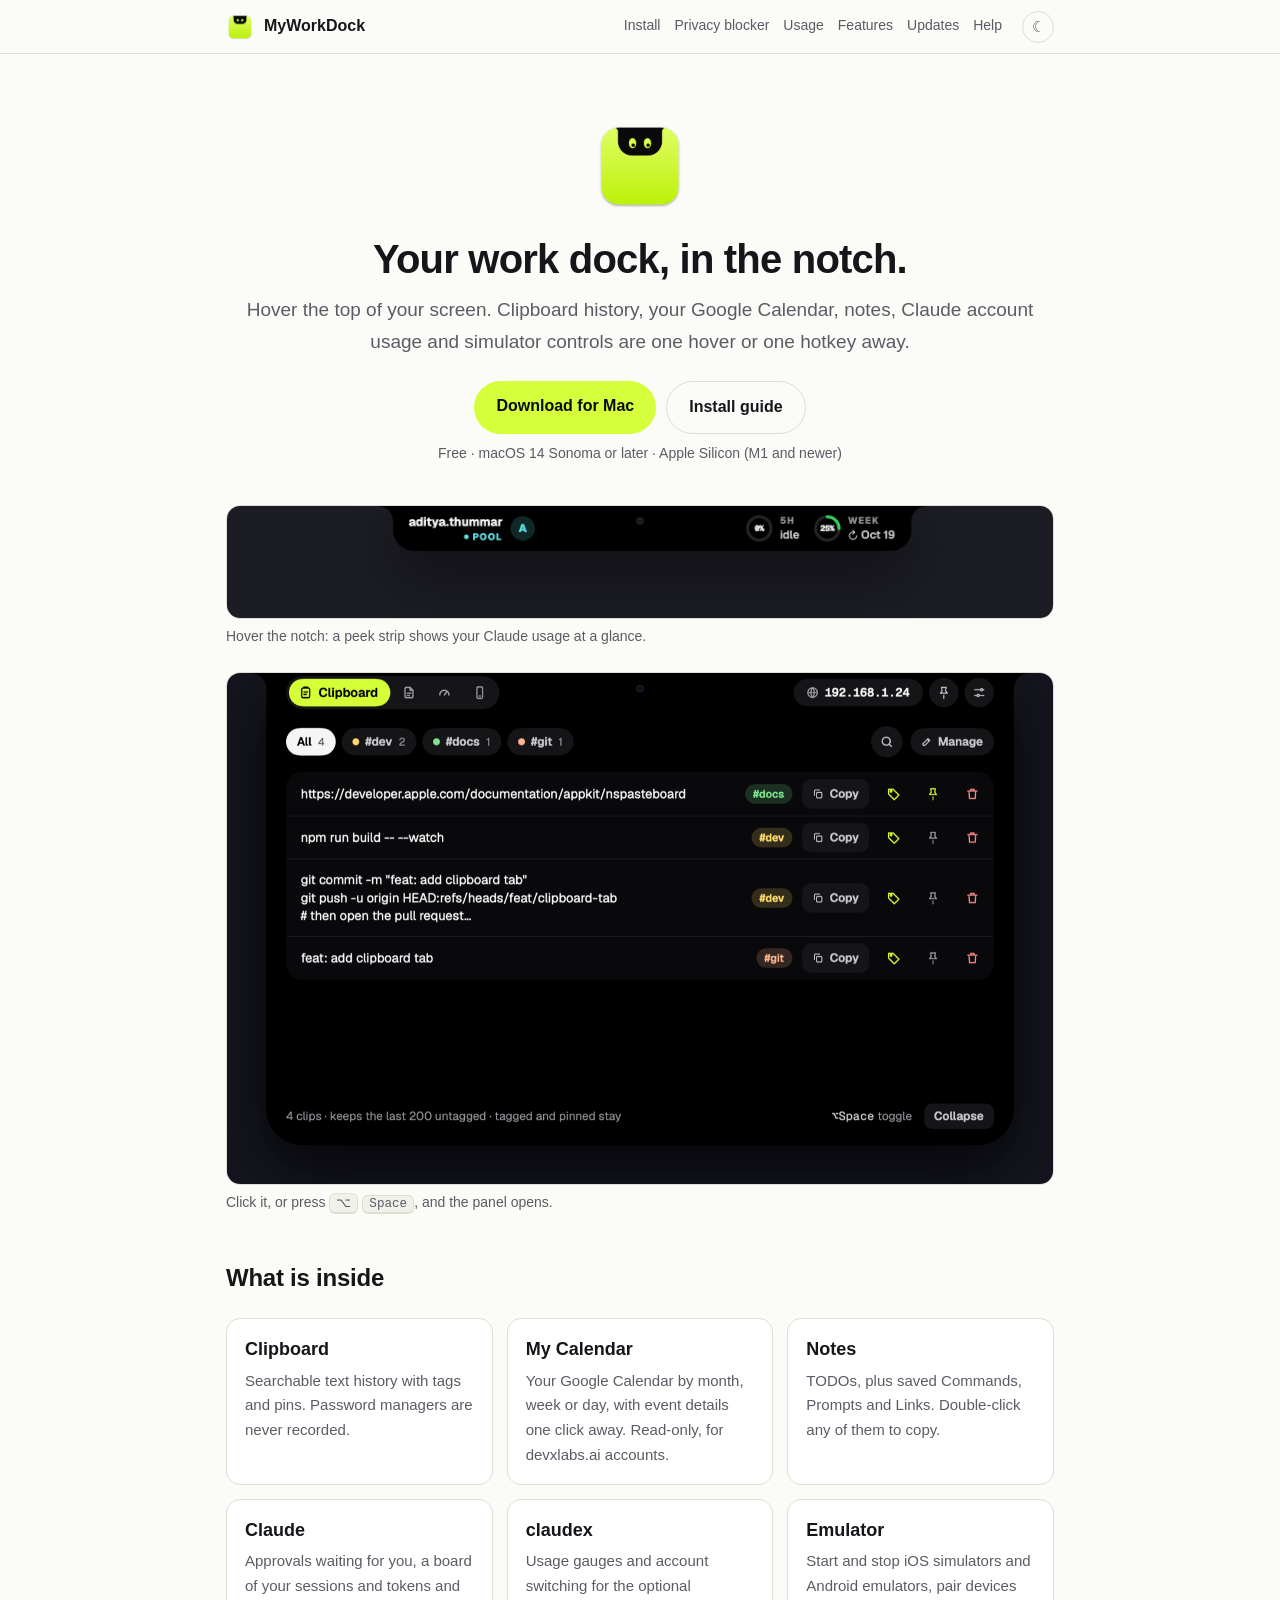
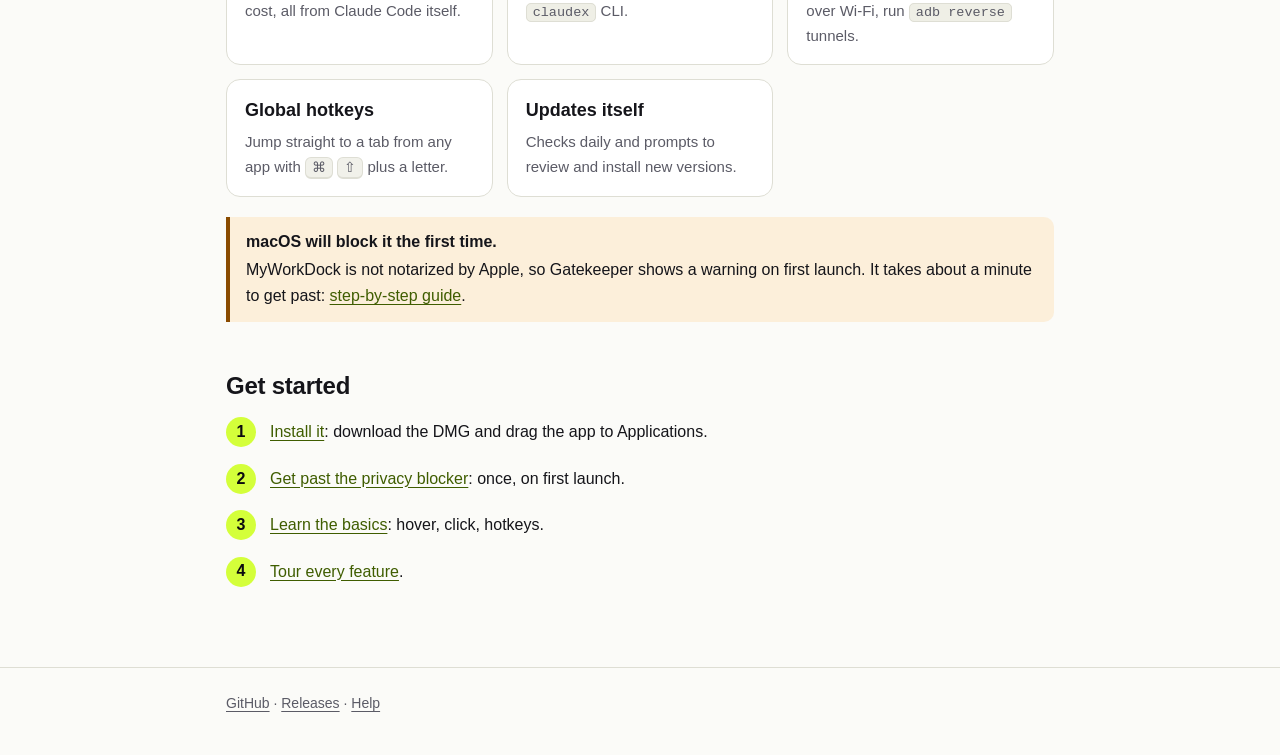
<file: docs/index.html>
<!doctype html>
<html lang="en">
<head>
<meta charset="utf-8">
<meta name="viewport" content="width=device-width, initial-scale=1">
<title>MyWorkDock</title>
<meta name="description" content="A notch-style dock for macOS: clipboard history, your Google Calendar, notes, Claude account usage and simulator controls, one hover away.">
<link rel="icon" href="assets/icon.png">
<link rel="stylesheet" href="assets/style.css">
<script src="assets/theme.js"></script>
</head>
<body>
<header class="site-header"><div class="wrap">
  <a class="brand" href="index.html"><img src="assets/icon.png" alt="">MyWorkDock</a>
  <nav>
    <a href="install.html">Install</a>
    <a href="privacy-blocker.html">Privacy blocker</a>
    <a href="usage.html">Usage</a>
    <a href="features.html">Features</a>
    <a href="updates.html">Updates</a>
    <a href="troubleshooting.html">Help</a>
  </nav>
  <button class="theme-toggle" type="button" aria-label="Toggle theme"></button>
</div></header>

<main><div class="wrap">
  <section class="hero">
    <img class="icon" src="assets/icon.png" alt="MyWorkDock app icon">
    <h1>Your work dock, in the notch.</h1>
    <p class="lead">Hover the top of your screen. Clipboard history, your Google Calendar, notes, Claude account usage and simulator controls are one hover or one hotkey away.</p>
    <div class="actions">
      <a class="btn" href="https://github.com/aditya-thummar-devx/my-work-dock/releases/latest">Download for Mac</a>
      <a class="btn ghost" href="install.html">Install guide</a>
    </div>
    <p class="meta">Free · macOS 14 Sonoma or later · Apple Silicon (M1 and newer)</p>
  </section>

  <figure class="shot">
    <img src="assets/shots/peek.png" alt="The notch expanded into a peek strip showing Claude usage rings" width="1760" height="240">
    <figcaption>Hover the notch: a peek strip shows your Claude usage at a glance.</figcaption>
  </figure>

  <figure class="shot">
    <img src="assets/shots/clipboard.png" alt="The open panel on the Clipboard tab with tagged clips" width="1400" height="867">
    <figcaption>Click it, or press <kbd>⌥</kbd> <kbd>Space</kbd>, and the panel opens.</figcaption>
  </figure>

  <h2>What is inside</h2>
  <div class="cards">
    <div class="card"><h3>Clipboard</h3><p>Searchable text history with tags and pins. Password managers are never recorded.</p></div>
    <div class="card"><h3>My Calendar</h3><p>Your Google Calendar by month, week or day, with event details one click away. Read-only, for devxlabs.ai accounts.</p></div>
    <div class="card"><h3>Notes</h3><p>TODOs, plus saved Commands, Prompts and Links. Double-click any of them to copy.</p></div>
    <div class="card"><h3>Claude</h3><p>Approvals waiting for you, a board of your sessions and tokens and cost, all from Claude Code itself.</p></div>
    <div class="card"><h3>claudex</h3><p>Usage gauges and account switching for the optional <code>claudex</code> CLI.</p></div>
    <div class="card"><h3>Emulator</h3><p>Start and stop iOS simulators and Android emulators, pair devices over Wi-Fi, run <code>adb reverse</code> tunnels.</p></div>
    <div class="card"><h3>Global hotkeys</h3><p>Jump straight to a tab from any app with <kbd>⌘</kbd> <kbd>⇧</kbd> plus a letter.</p></div>
    <div class="card"><h3>Updates itself</h3><p>Checks daily and prompts to review and install new versions.</p></div>
  </div>

  <div class="callout warn">
    <strong>macOS will block it the first time.</strong>
    <p>MyWorkDock is not notarized by Apple, so Gatekeeper shows a warning on first launch. It takes about a minute to get past: <a href="privacy-blocker.html">step-by-step guide</a>.</p>
  </div>

  <h2>Get started</h2>
  <ol class="steps">
    <li><a href="install.html">Install it</a>: download the DMG and drag the app to Applications.</li>
    <li><a href="privacy-blocker.html">Get past the privacy blocker</a>: once, on first launch.</li>
    <li><a href="usage.html">Learn the basics</a>: hover, click, hotkeys.</li>
    <li><a href="features.html">Tour every feature</a>.</li>
  </ol>
</div></main>

<footer class="site-footer"><div class="wrap">
  <a href="https://github.com/aditya-thummar-devx/my-work-dock">GitHub</a> ·
  <a href="https://github.com/aditya-thummar-devx/my-work-dock/releases">Releases</a> ·
  <a href="troubleshooting.html">Help</a>
</div></footer>
</body>
</html>
</file>
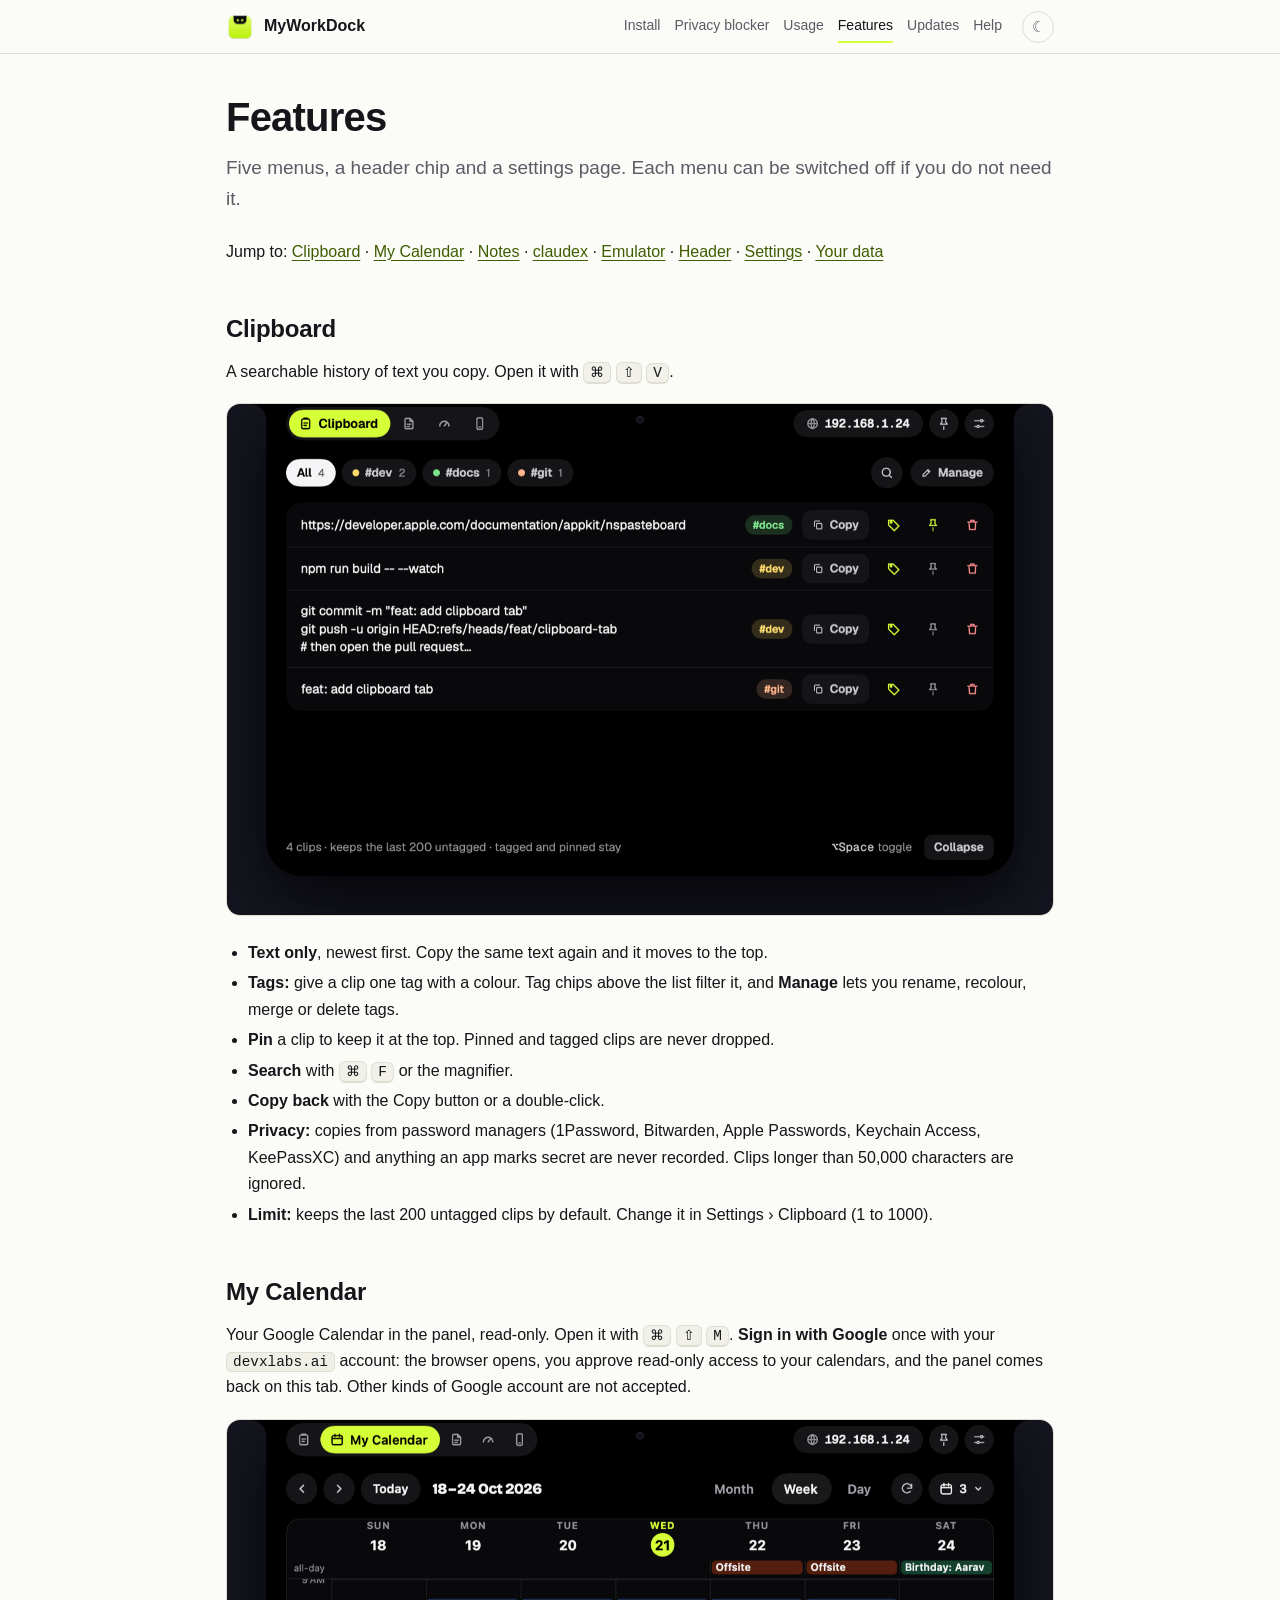
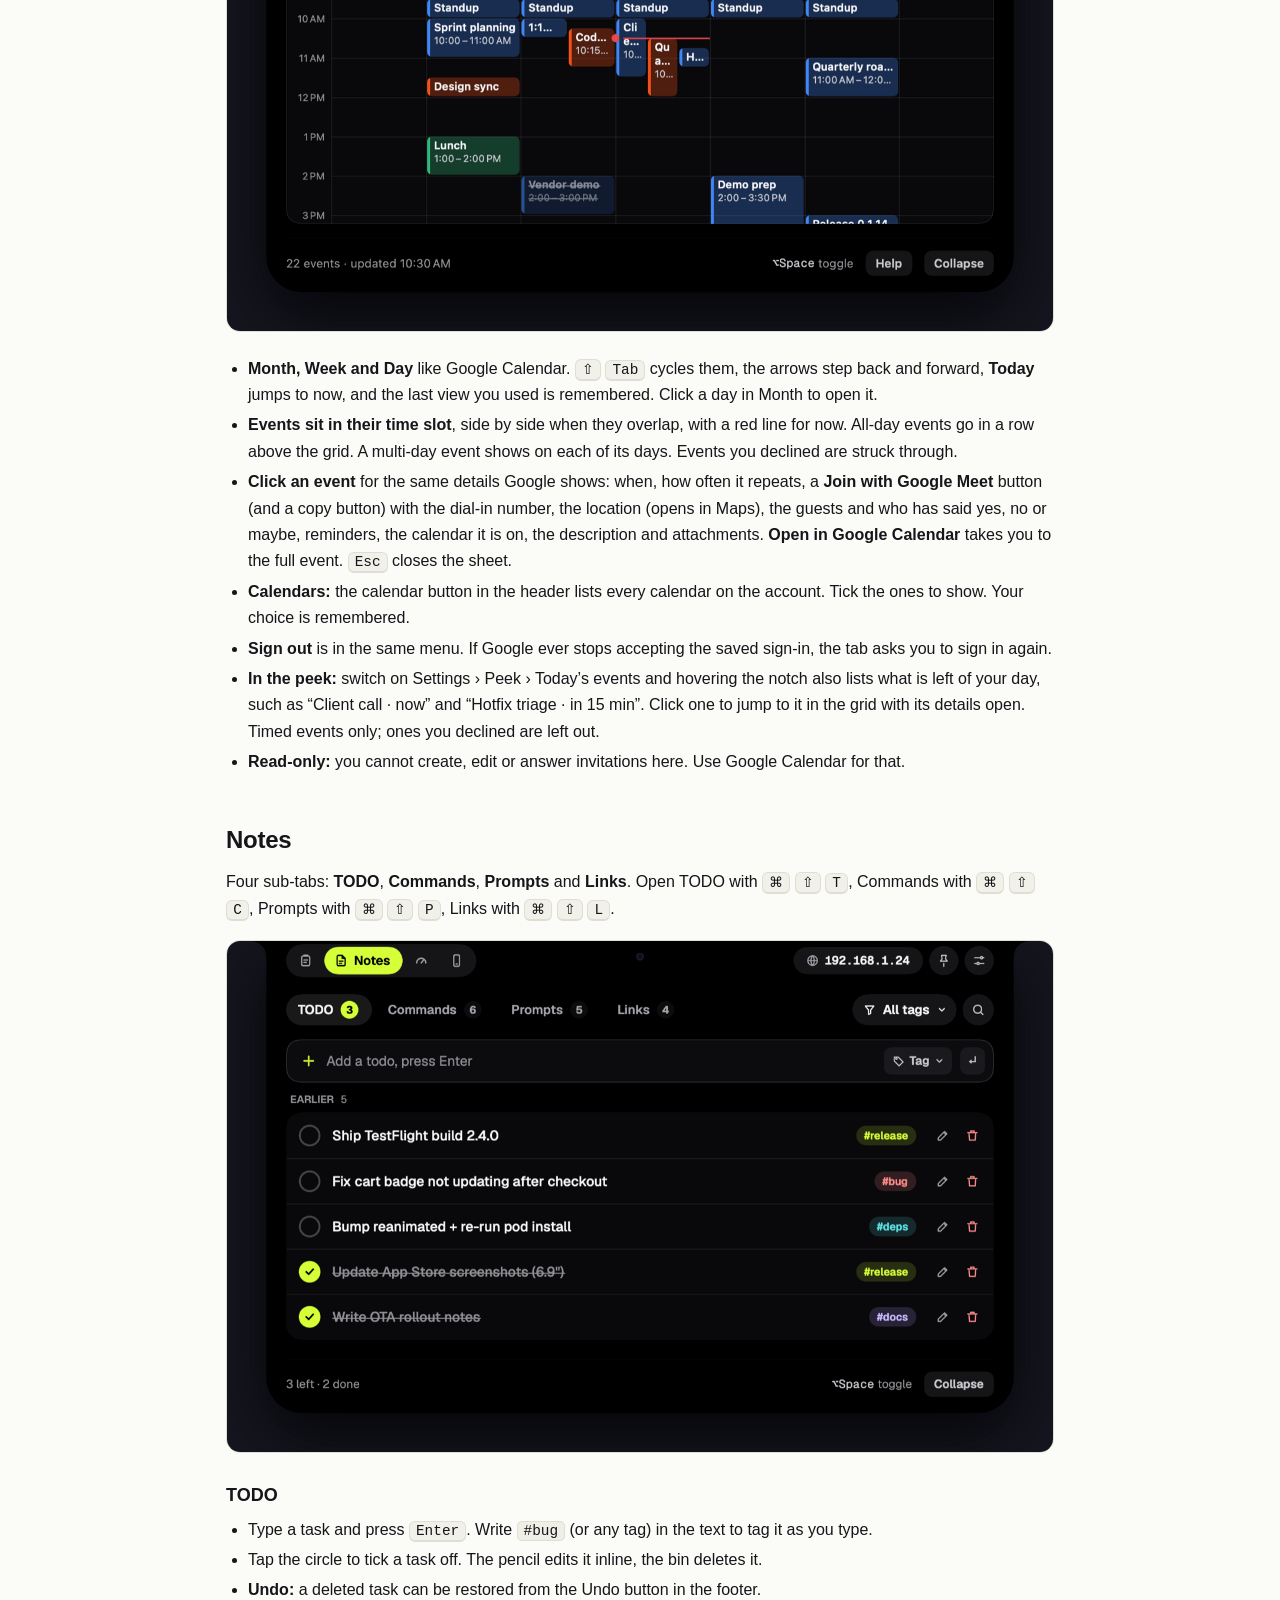
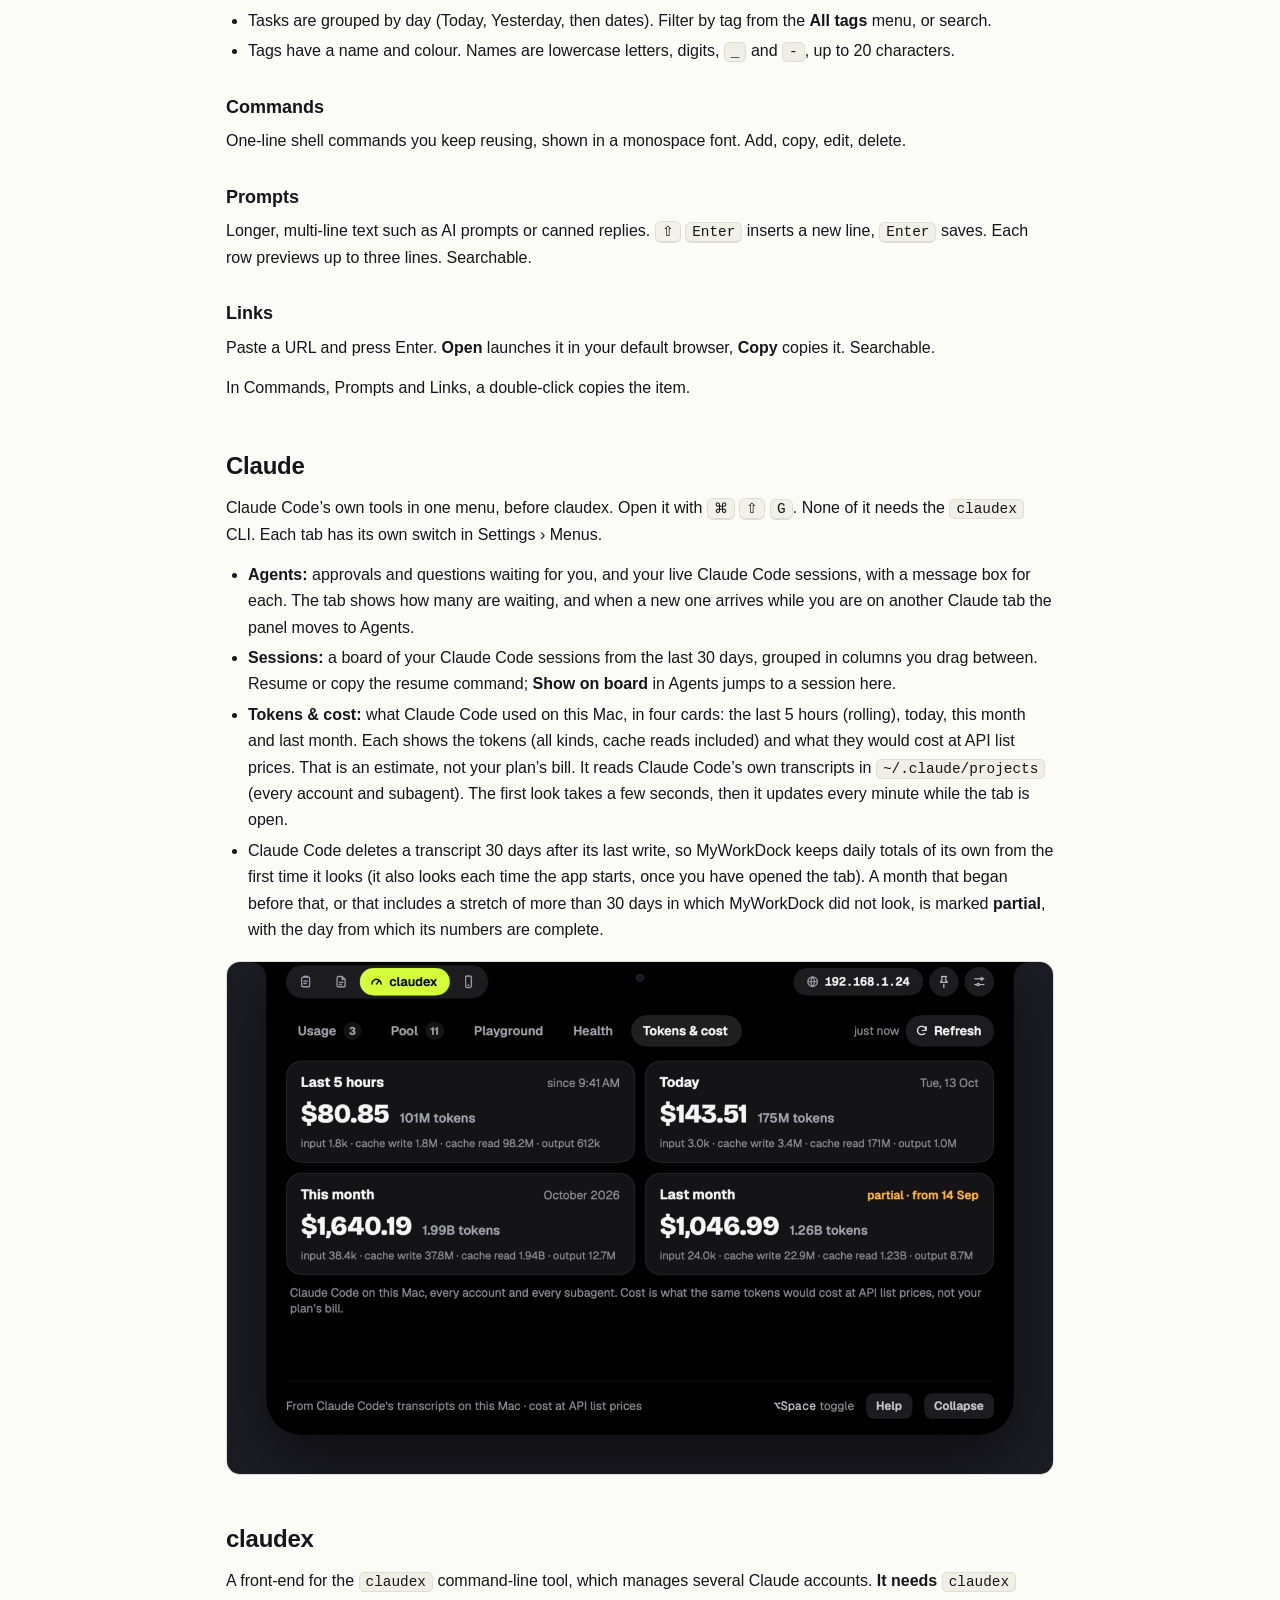
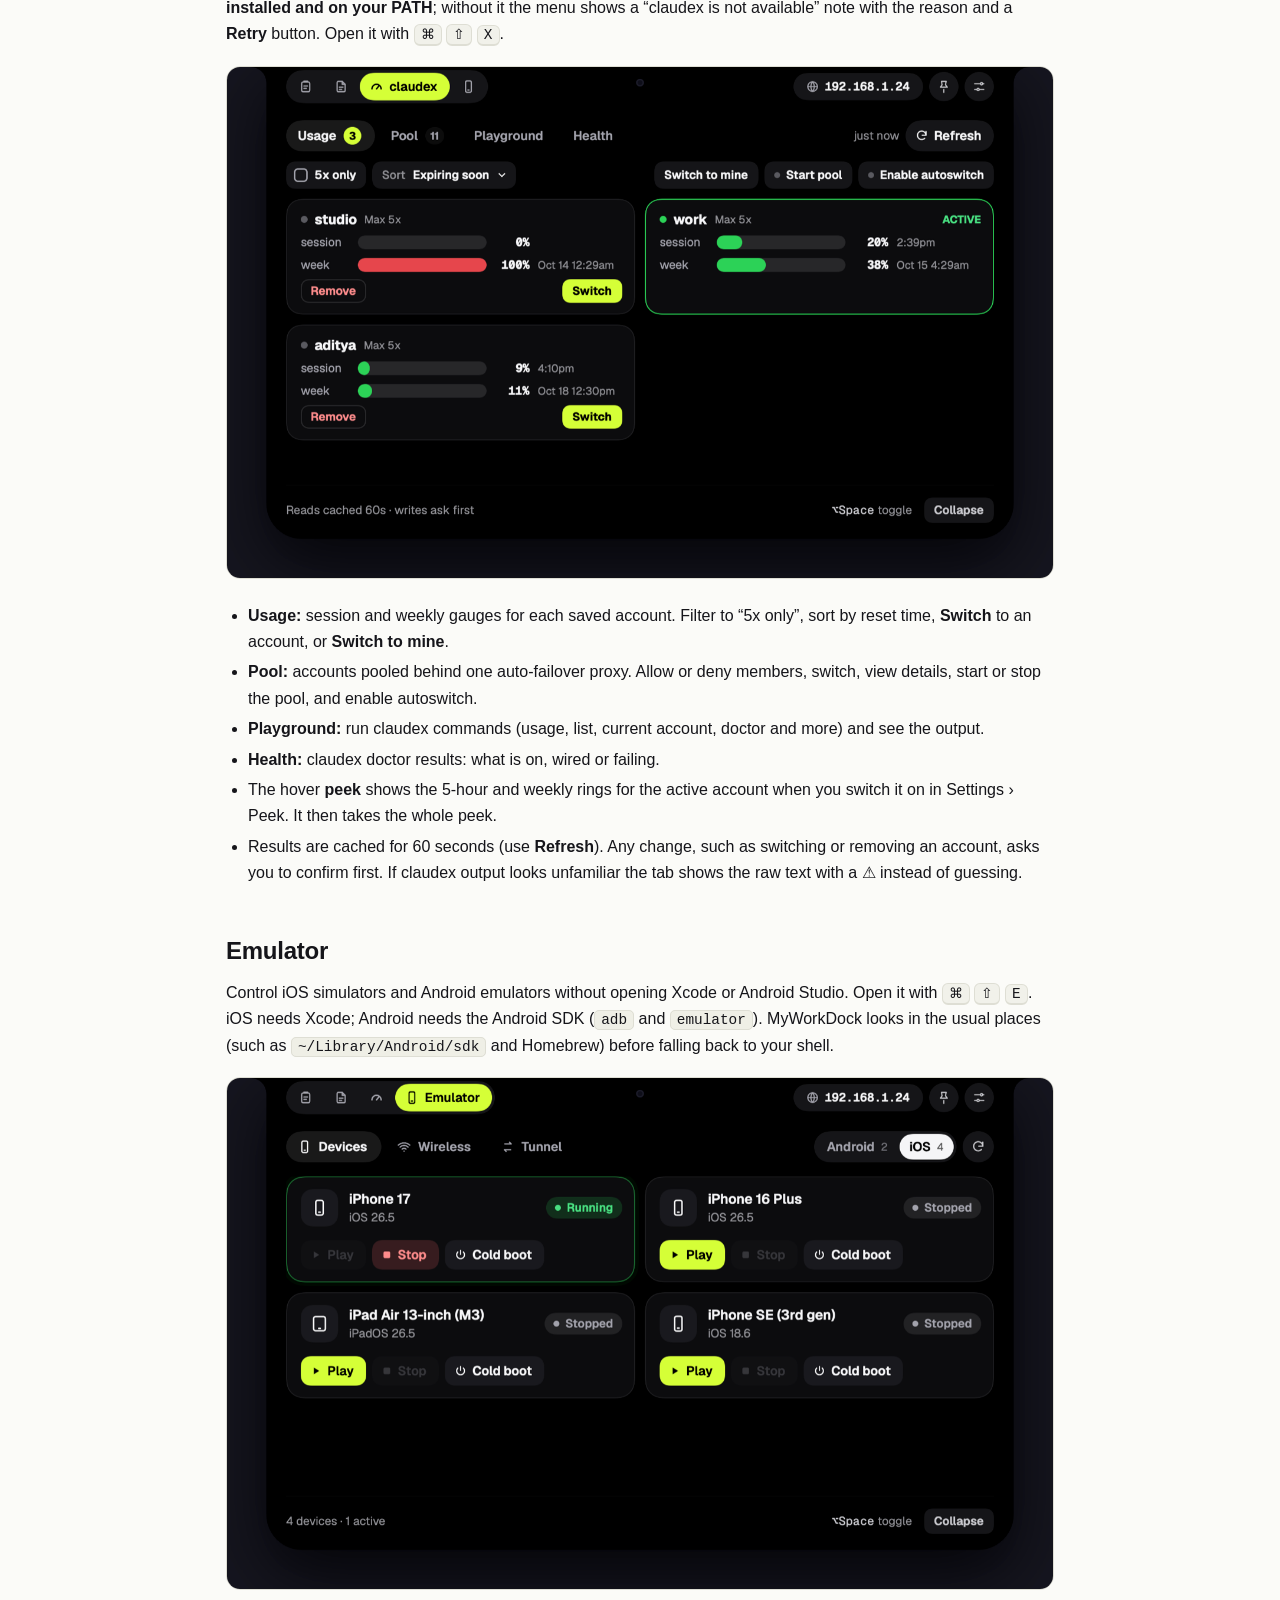
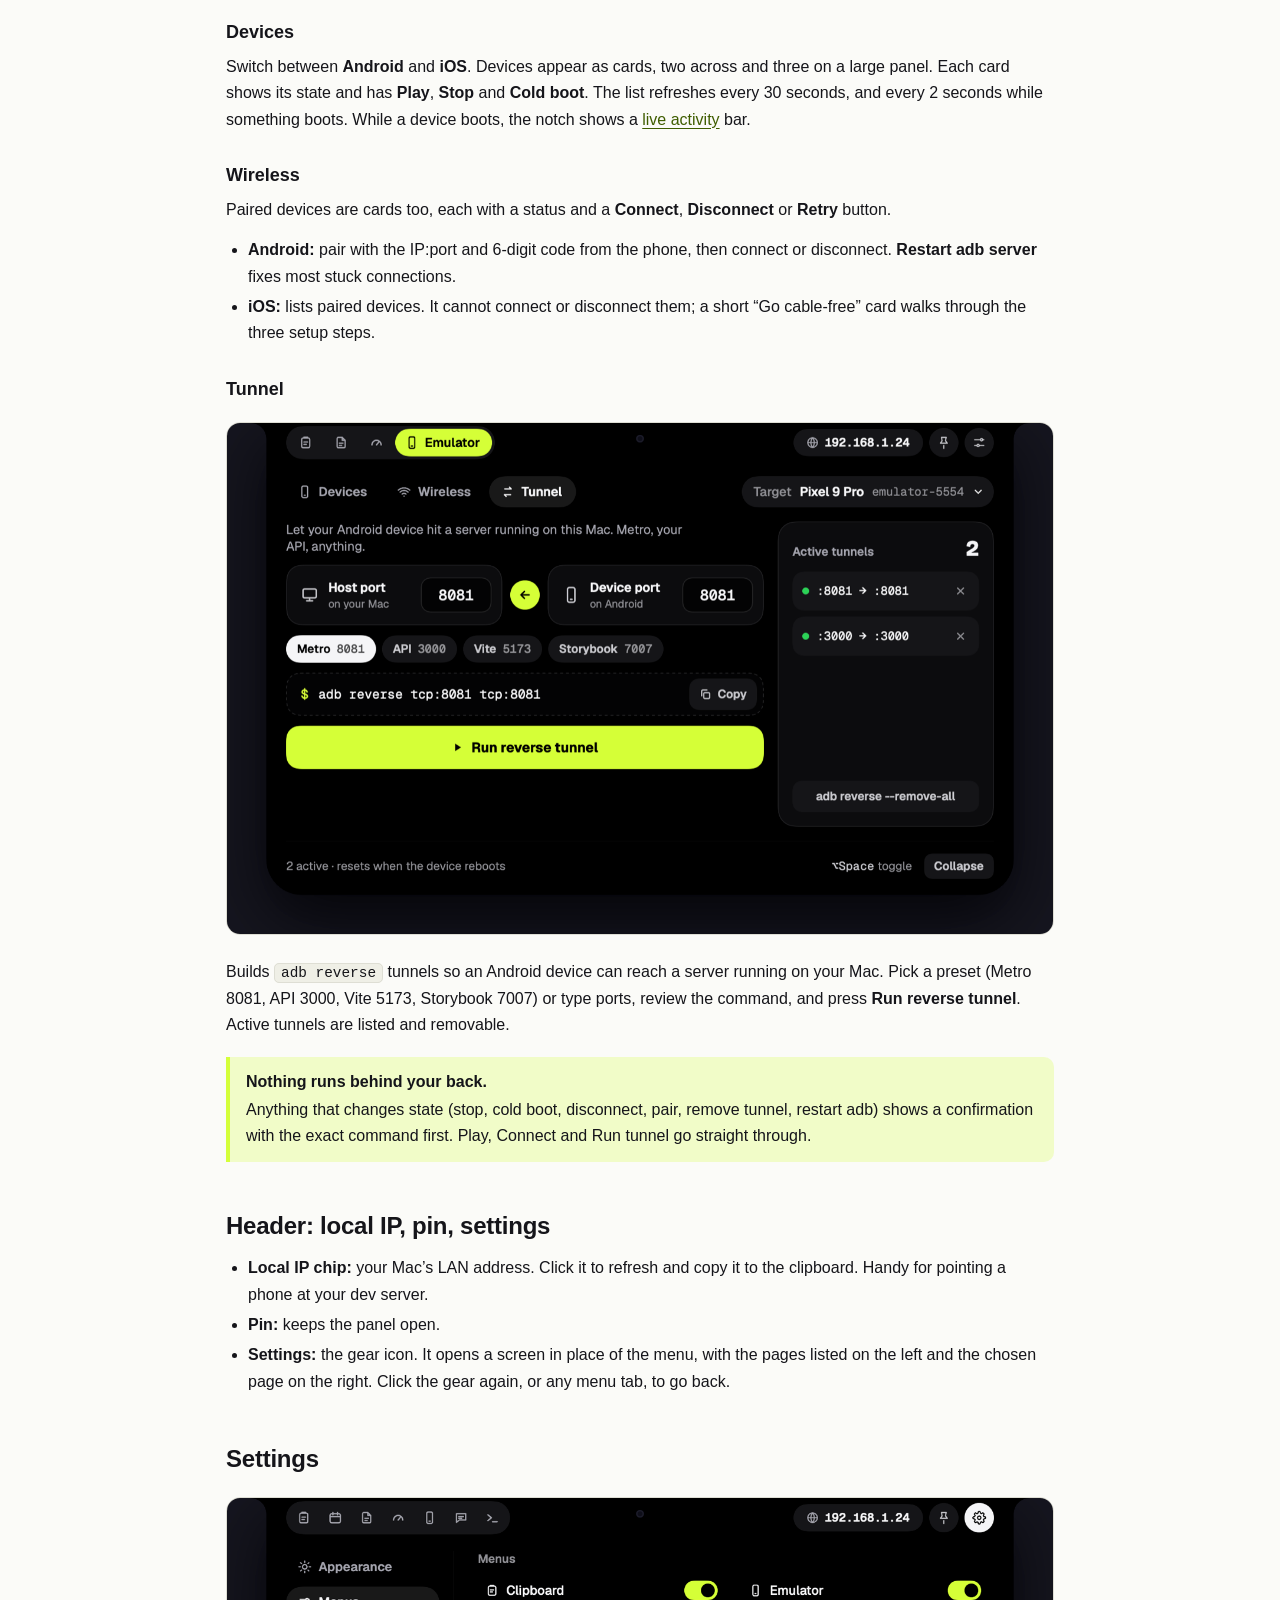
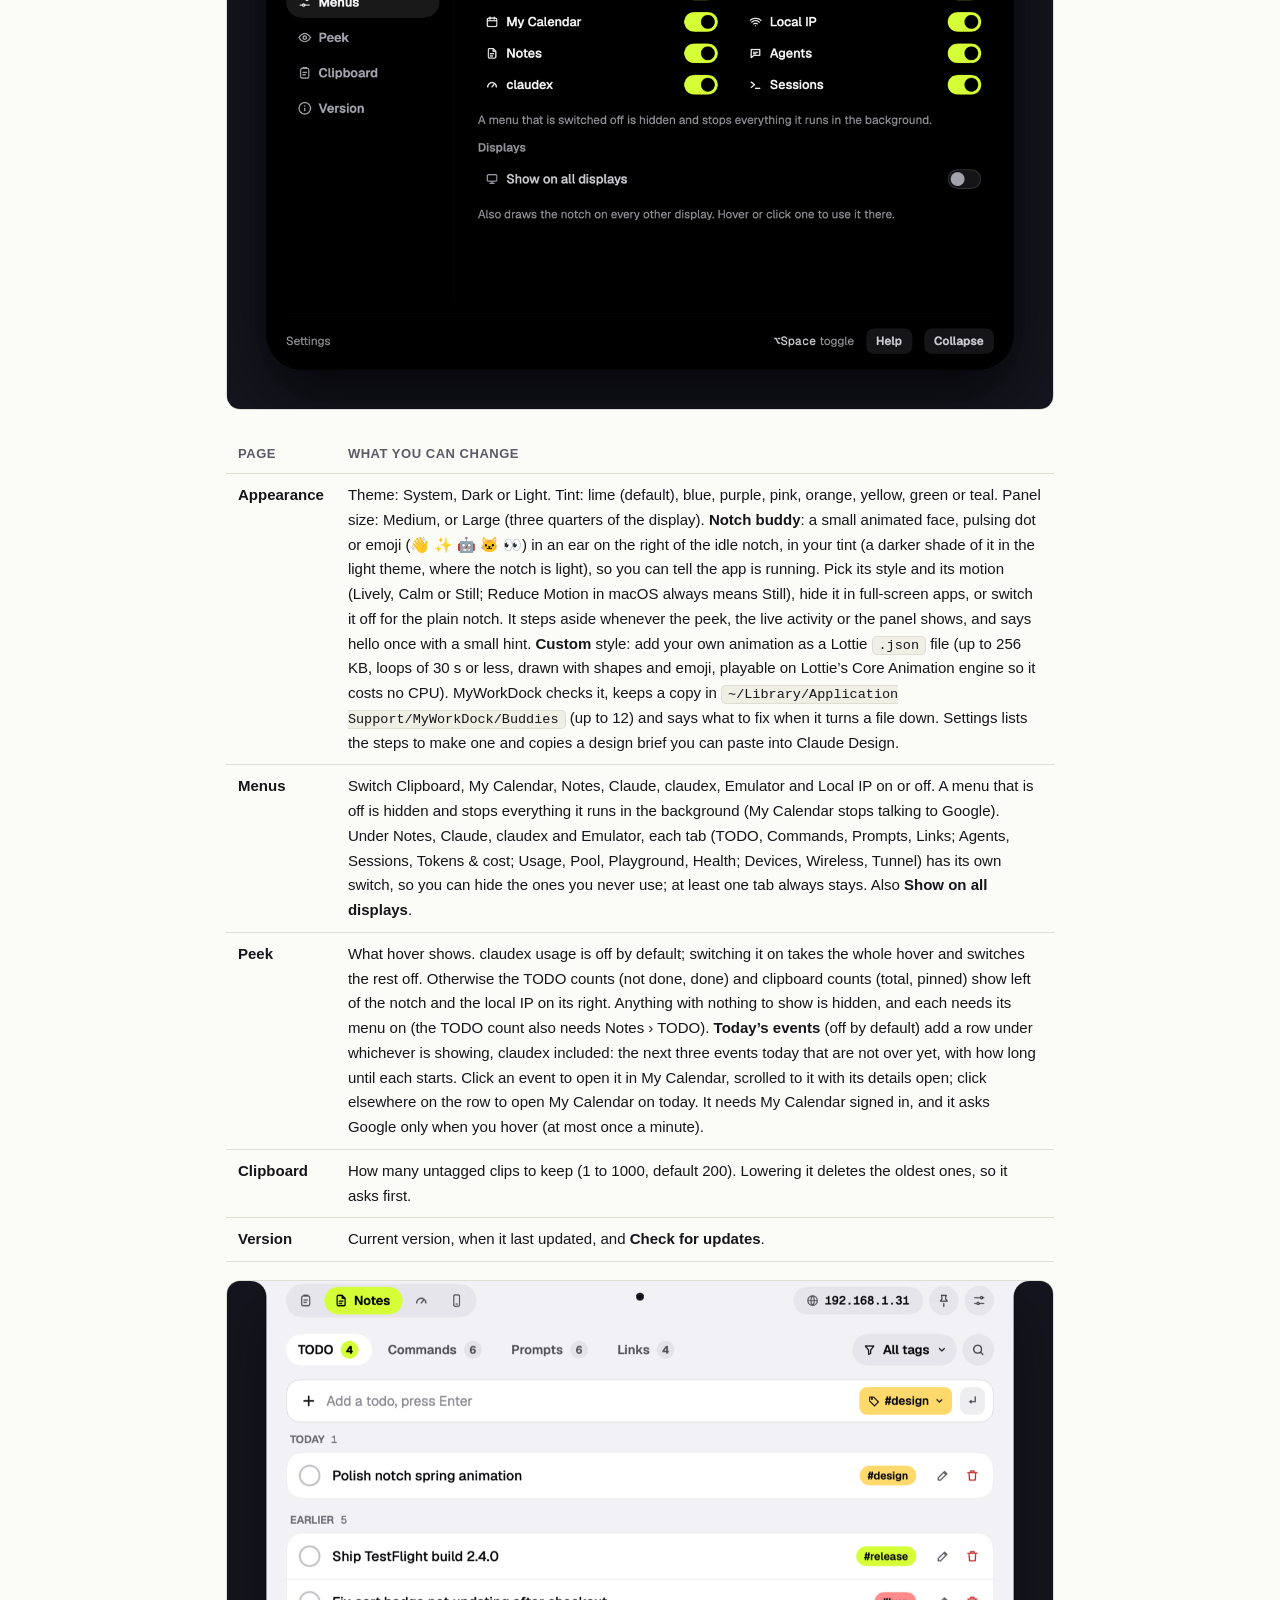
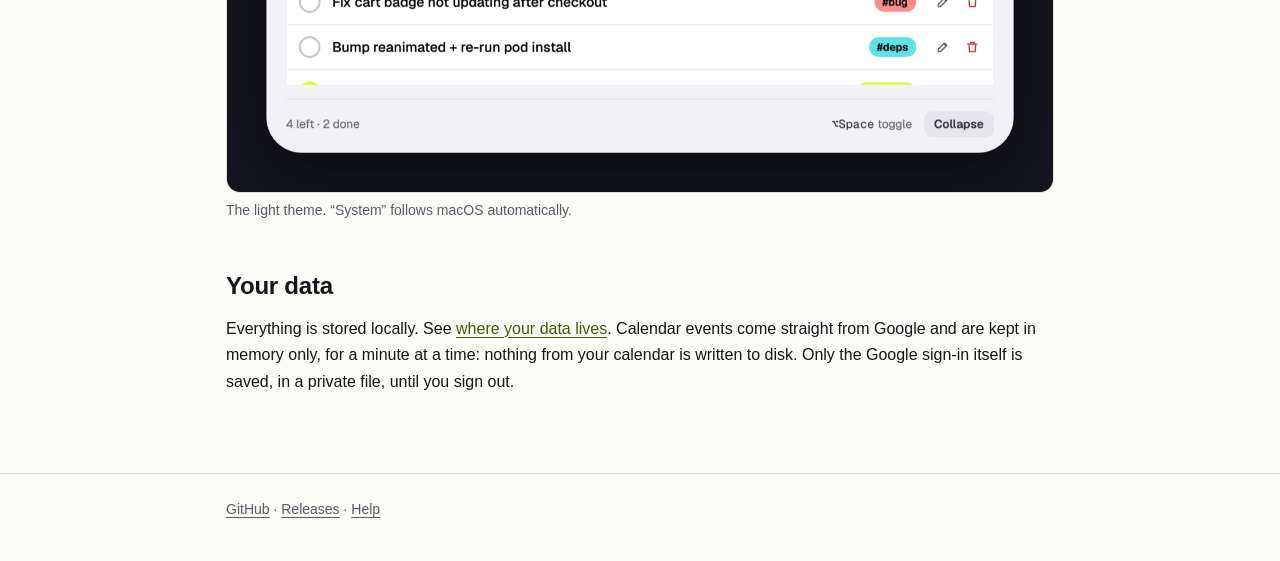
<file: docs/features.html>
<!doctype html>
<html lang="en">
<head>
<meta charset="utf-8">
<meta name="viewport" content="width=device-width, initial-scale=1">
<title>Features · MyWorkDock</title>
<meta name="description" content="Everything MyWorkDock does: Clipboard, My Calendar, Notes, claudex, Emulator, the local IP chip, live activity and settings.">
<link rel="icon" href="assets/icon.png">
<link rel="stylesheet" href="assets/style.css">
<script src="assets/theme.js"></script>
</head>
<body>
<header class="site-header"><div class="wrap">
  <a class="brand" href="index.html"><img src="assets/icon.png" alt="">MyWorkDock</a>
  <nav>
    <a href="install.html">Install</a>
    <a href="privacy-blocker.html">Privacy blocker</a>
    <a href="usage.html">Usage</a>
    <a href="features.html" aria-current="page">Features</a>
    <a href="updates.html">Updates</a>
    <a href="troubleshooting.html">Help</a>
  </nav>
  <button class="theme-toggle" type="button" aria-label="Toggle theme"></button>
</div></header>

<main><div class="wrap">
  <h1>Features</h1>
  <p class="lead">Five menus, a header chip and a settings page. Each menu can be switched off if you do not need it.</p>
  <p>Jump to: <a href="#clipboard">Clipboard</a> · <a href="#calendar">My Calendar</a> · <a href="#notes">Notes</a> · <a href="#claudex">claudex</a> · <a href="#emulator">Emulator</a> · <a href="#header">Header</a> · <a href="#settings">Settings</a> · <a href="#data">Your data</a></p>

  <h2 id="clipboard">Clipboard</h2>
  <p>A searchable history of text you copy. Open it with <kbd>⌘</kbd> <kbd>⇧</kbd> <kbd>V</kbd>.</p>
  <figure class="shot">
    <img src="assets/shots/clipboard.png" alt="Clipboard tab with tag chips and clips" width="1400" height="867">
  </figure>
  <ul>
    <li><strong>Text only</strong>, newest first. Copy the same text again and it moves to the top.</li>
    <li><strong>Tags:</strong> give a clip one tag with a colour. Tag chips above the list filter it, and <strong>Manage</strong> lets you rename, recolour, merge or delete tags.</li>
    <li><strong>Pin</strong> a clip to keep it at the top. Pinned and tagged clips are never dropped.</li>
    <li><strong>Search</strong> with <kbd>⌘</kbd> <kbd>F</kbd> or the magnifier.</li>
    <li><strong>Copy back</strong> with the Copy button or a double-click.</li>
    <li><strong>Privacy:</strong> copies from password managers (1Password, Bitwarden, Apple Passwords, Keychain Access, KeePassXC) and anything an app marks secret are never recorded. Clips longer than 50,000 characters are ignored.</li>
    <li><strong>Limit:</strong> keeps the last 200 untagged clips by default. Change it in Settings › Clipboard (1 to 1000).</li>
  </ul>

  <h2 id="calendar">My Calendar</h2>
  <p>Your Google Calendar in the panel, read-only. Open it with <kbd>⌘</kbd> <kbd>⇧</kbd> <kbd>M</kbd>. <strong>Sign in with Google</strong> once with your <code>devxlabs.ai</code> account: the browser opens, you approve read-only access to your calendars, and the panel comes back on this tab. Other kinds of Google account are not accepted.</p>
  <figure class="shot">
    <img src="assets/shots/calendar.png" alt="My Calendar tab showing a week of events on a time grid" width="1400" height="867">
  </figure>
  <ul>
    <li><strong>Month, Week and Day</strong> like Google Calendar. <kbd>⇧</kbd> <kbd>Tab</kbd> cycles them, the arrows step back and forward, <strong>Today</strong> jumps to now, and the last view you used is remembered. Click a day in Month to open it.</li>
    <li><strong>Events sit in their time slot</strong>, side by side when they overlap, with a red line for now. All-day events go in a row above the grid. A multi-day event shows on each of its days. Events you declined are struck through.</li>
    <li><strong>Click an event</strong> for the same details Google shows: when, how often it repeats, a <strong>Join with Google Meet</strong> button (and a copy button) with the dial-in number, the location (opens in Maps), the guests and who has said yes, no or maybe, reminders, the calendar it is on, the description and attachments. <strong>Open in Google Calendar</strong> takes you to the full event. <kbd>Esc</kbd> closes the sheet.</li>
    <li><strong>Calendars:</strong> the calendar button in the header lists every calendar on the account. Tick the ones to show. Your choice is remembered.</li>
    <li><strong>Sign out</strong> is in the same menu. If Google ever stops accepting the saved sign-in, the tab asks you to sign in again.</li>
    <li><strong>In the peek:</strong> switch on Settings › Peek › Today’s events and hovering the notch also lists what is left of your day, such as “Client call · now” and “Hotfix triage · in 15 min”. Click one to jump to it in the grid with its details open. Timed events only; ones you declined are left out.</li>
    <li><strong>Read-only:</strong> you cannot create, edit or answer invitations here. Use Google Calendar for that.</li>
  </ul>

  <h2 id="notes">Notes</h2>
  <p>Four sub-tabs: <strong>TODO</strong>, <strong>Commands</strong>, <strong>Prompts</strong> and <strong>Links</strong>. Open TODO with <kbd>⌘</kbd> <kbd>⇧</kbd> <kbd>T</kbd>, Commands with <kbd>⌘</kbd> <kbd>⇧</kbd> <kbd>C</kbd>, Prompts with <kbd>⌘</kbd> <kbd>⇧</kbd> <kbd>P</kbd>, Links with <kbd>⌘</kbd> <kbd>⇧</kbd> <kbd>L</kbd>.</p>
  <figure class="shot">
    <img src="assets/shots/todo.png" alt="Notes tab showing the TODO list grouped by day" width="1400" height="867">
  </figure>
  <h3>TODO</h3>
  <ul>
    <li>Type a task and press <kbd>Enter</kbd>. Write <code>#bug</code> (or any tag) in the text to tag it as you type.</li>
    <li>Tap the circle to tick a task off. The pencil edits it inline, the bin deletes it.</li>
    <li><strong>Undo:</strong> a deleted task can be restored from the Undo button in the footer.</li>
    <li>Tasks are grouped by day (Today, Yesterday, then dates). Filter by tag from the <strong>All tags</strong> menu, or search.</li>
    <li>Tags have a name and colour. Names are lowercase letters, digits, <code>_</code> and <code>-</code>, up to 20 characters.</li>
  </ul>
  <h3>Commands</h3>
  <p>One-line shell commands you keep reusing, shown in a monospace font. Add, copy, edit, delete.</p>
  <h3>Prompts</h3>
  <p>Longer, multi-line text such as AI prompts or canned replies. <kbd>⇧</kbd> <kbd>Enter</kbd> inserts a new line, <kbd>Enter</kbd> saves. Each row previews up to three lines. Searchable.</p>
  <h3>Links</h3>
  <p>Paste a URL and press Enter. <strong>Open</strong> launches it in your default browser, <strong>Copy</strong> copies it. Searchable.</p>
  <p>In Commands, Prompts and Links, a double-click copies the item.</p>

  <h2 id="claude">Claude</h2>
  <p>Claude Code’s own tools in one menu, before claudex. Open it with <kbd>⌘</kbd> <kbd>⇧</kbd> <kbd>G</kbd>. None of it needs the <code>claudex</code> CLI. Each tab has its own switch in Settings › Menus.</p>
  <ul>
    <li><strong>Agents:</strong> approvals and questions waiting for you, and your live Claude Code sessions, with a message box for each. The tab shows how many are waiting, and when a new one arrives while you are on another Claude tab the panel moves to Agents.</li>
    <li><strong>Sessions:</strong> a board of your Claude Code sessions from the last 30 days, grouped in columns you drag between. Resume or copy the resume command; <strong>Show on board</strong> in Agents jumps to a session here.</li>
    <li><strong>Tokens &amp; cost:</strong> what Claude Code used on this Mac, in four cards: the last 5 hours (rolling), today, this month and last month. Each shows the tokens (all kinds, cache reads included) and what they would cost at API list prices. That is an estimate, not your plan’s bill. It reads Claude Code’s own transcripts in <code>~/.claude/projects</code> (every account and subagent). The first look takes a few seconds, then it updates every minute while the tab is open.</li>
    <li>Claude Code deletes a transcript 30 days after its last write, so MyWorkDock keeps daily totals of its own from the first time it looks (it also looks each time the app starts, once you have opened the tab). A month that began before that, or that includes a stretch of more than 30 days in which MyWorkDock did not look, is marked <strong>partial</strong>, with the day from which its numbers are complete.</li>
  </ul>
  <figure class="shot">
    <img src="assets/shots/claudex-tokens.png" alt="Tokens and cost tab with cards for the last 5 hours, today, this month and last month" width="1400" height="867">
  </figure>

  <h2 id="claudex">claudex</h2>
  <p>A front-end for the <code>claudex</code> command-line tool, which manages several Claude accounts. <strong>It needs <code>claudex</code> installed and on your PATH</strong>; without it the menu shows a “claudex is not available” note with the reason and a <strong>Retry</strong> button. Open it with <kbd>⌘</kbd> <kbd>⇧</kbd> <kbd>X</kbd>.</p>
  <figure class="shot">
    <img src="assets/shots/claudex.png" alt="claudex tab with session and weekly usage gauges per account" width="1400" height="867">
  </figure>
  <ul>
    <li><strong>Usage:</strong> session and weekly gauges for each saved account. Filter to “5x only”, sort by reset time, <strong>Switch</strong> to an account, or <strong>Switch to mine</strong>.</li>
    <li><strong>Pool:</strong> accounts pooled behind one auto-failover proxy. Allow or deny members, switch, view details, start or stop the pool, and enable autoswitch.</li>
    <li><strong>Playground:</strong> run claudex commands (usage, list, current account, doctor and more) and see the output.</li>
    <li><strong>Health:</strong> claudex doctor results: what is on, wired or failing.</li>
    <li>The hover <strong>peek</strong> shows the 5-hour and weekly rings for the active account when you switch it on in Settings › Peek. It then takes the whole peek.</li>
    <li>Results are cached for 60 seconds (use <strong>Refresh</strong>). Any change, such as switching or removing an account, asks you to confirm first. If claudex output looks unfamiliar the tab shows the raw text with a ⚠ instead of guessing.</li>
  </ul>

  <h2 id="emulator">Emulator</h2>
  <p>Control iOS simulators and Android emulators without opening Xcode or Android Studio. Open it with <kbd>⌘</kbd> <kbd>⇧</kbd> <kbd>E</kbd>. iOS needs Xcode; Android needs the Android SDK (<code>adb</code> and <code>emulator</code>). MyWorkDock looks in the usual places (such as <code>~/Library/Android/sdk</code> and Homebrew) before falling back to your shell.</p>
  <figure class="shot">
    <img src="assets/shots/emulator.png" alt="Emulator tab listing iOS simulators with Play, Stop and Cold boot" width="1400" height="867">
  </figure>
  <h3>Devices</h3>
  <p>Switch between <strong>Android</strong> and <strong>iOS</strong>. Devices appear as cards, two across and three on a large panel. Each card shows its state and has <strong>Play</strong>, <strong>Stop</strong> and <strong>Cold boot</strong>. The list refreshes every 30 seconds, and every 2 seconds while something boots. While a device boots, the notch shows a <a href="usage.html">live activity</a> bar.</p>
  <h3>Wireless</h3>
  <p>Paired devices are cards too, each with a status and a <strong>Connect</strong>, <strong>Disconnect</strong> or <strong>Retry</strong> button.</p>
  <ul>
    <li><strong>Android:</strong> pair with the IP:port and 6-digit code from the phone, then connect or disconnect. <strong>Restart adb server</strong> fixes most stuck connections.</li>
    <li><strong>iOS:</strong> lists paired devices. It cannot connect or disconnect them; a short “Go cable-free” card walks through the three setup steps.</li>
  </ul>
  <h3>Tunnel</h3>
  <figure class="shot">
    <img src="assets/shots/tunnel.png" alt="Tunnel tab building an adb reverse command with a host port" width="1400" height="867">
  </figure>
  <p>Builds <code>adb reverse</code> tunnels so an Android device can reach a server running on your Mac. Pick a preset (Metro 8081, API 3000, Vite 5173, Storybook 7007) or type ports, review the command, and press <strong>Run reverse tunnel</strong>. Active tunnels are listed and removable.</p>
  <div class="callout">
    <strong>Nothing runs behind your back.</strong>
    <p>Anything that changes state (stop, cold boot, disconnect, pair, remove tunnel, restart adb) shows a confirmation with the exact command first. Play, Connect and Run tunnel go straight through.</p>
  </div>

  <h2 id="header">Header: local IP, pin, settings</h2>
  <ul>
    <li><strong>Local IP chip:</strong> your Mac’s LAN address. Click it to refresh and copy it to the clipboard. Handy for pointing a phone at your dev server.</li>
    <li><strong>Pin:</strong> keeps the panel open.</li>
    <li><strong>Settings:</strong> the gear icon. It opens a screen in place of the menu, with the pages listed on the left and the chosen page on the right. Click the gear again, or any menu tab, to go back.</li>
  </ul>

  <h2 id="settings">Settings</h2>
  <figure class="shot">
    <img src="assets/shots/settings.png" alt="Settings screen on the Menus page with feature switches" width="1400" height="867">
  </figure>
  <div class="table-wrap"><table>
    <thead><tr><th>Page</th><th>What you can change</th></tr></thead>
    <tbody>
      <tr><td><strong>Appearance</strong></td><td>Theme: System, Dark or Light. Tint: lime (default), blue, purple, pink, orange, yellow, green or teal. Panel size: Medium, or Large (three quarters of the display). <strong>Notch buddy</strong>: a small animated face, pulsing dot or emoji (👋 ✨ 🤖 🐱 👀) in an ear on the right of the idle notch, in your tint (a darker shade of it in the light theme, where the notch is light), so you can tell the app is running. Pick its style and its motion (Lively, Calm or Still; Reduce Motion in macOS always means Still), hide it in full-screen apps, or switch it off for the plain notch. It steps aside whenever the peek, the live activity or the panel shows, and says hello once with a small hint. <strong>Custom</strong> style: add your own animation as a Lottie <code>.json</code> file (up to 256 KB, loops of 30 s or less, drawn with shapes and emoji, playable on Lottie’s Core Animation engine so it costs no CPU). MyWorkDock checks it, keeps a copy in <code>~/Library/Application Support/MyWorkDock/Buddies</code> (up to 12) and says what to fix when it turns a file down. Settings lists the steps to make one and copies a design brief you can paste into Claude Design.</td></tr>
      <tr><td><strong>Menus</strong></td><td>Switch Clipboard, My Calendar, Notes, Claude, claudex, Emulator and Local IP on or off. A menu that is off is hidden and stops everything it runs in the background (My Calendar stops talking to Google). Under Notes, Claude, claudex and Emulator, each tab (TODO, Commands, Prompts, Links; Agents, Sessions, Tokens &amp; cost; Usage, Pool, Playground, Health; Devices, Wireless, Tunnel) has its own switch, so you can hide the ones you never use; at least one tab always stays. Also <strong>Show on all displays</strong>.</td></tr>
      <tr><td><strong>Peek</strong></td><td>What hover shows. claudex usage is off by default; switching it on takes the whole hover and switches the rest off. Otherwise the TODO counts (not done, done) and clipboard counts (total, pinned) show left of the notch and the local IP on its right. Anything with nothing to show is hidden, and each needs its menu on (the TODO count also needs Notes › TODO). <strong>Today’s events</strong> (off by default) add a row under whichever is showing, claudex included: the next three events today that are not over yet, with how long until each starts. Click an event to open it in My Calendar, scrolled to it with its details open; click elsewhere on the row to open My Calendar on today. It needs My Calendar signed in, and it asks Google only when you hover (at most once a minute).</td></tr>
      <tr><td><strong>Clipboard</strong></td><td>How many untagged clips to keep (1 to 1000, default 200). Lowering it deletes the oldest ones, so it asks first.</td></tr>
      <tr><td><strong>Version</strong></td><td>Current version, when it last updated, and <strong>Check for updates</strong>.</td></tr>
    </tbody>
  </table></div>
  <figure class="shot">
    <img src="assets/shots/light.png" alt="The panel in the light theme" width="1400" height="867">
    <figcaption>The light theme. “System” follows macOS automatically.</figcaption>
  </figure>

  <h2 id="data">Your data</h2>
  <p>Everything is stored locally. See <a href="troubleshooting.html#data">where your data lives</a>. Calendar events come straight from Google and are kept in memory only, for a minute at a time: nothing from your calendar is written to disk. Only the Google sign-in itself is saved, in a private file, until you sign out.</p>
</div></main>

<footer class="site-footer"><div class="wrap">
  <a href="https://github.com/aditya-thummar-devx/my-work-dock">GitHub</a> ·
  <a href="https://github.com/aditya-thummar-devx/my-work-dock/releases">Releases</a> ·
  <a href="troubleshooting.html">Help</a>
</div></footer>
</body>
</html>
</file>
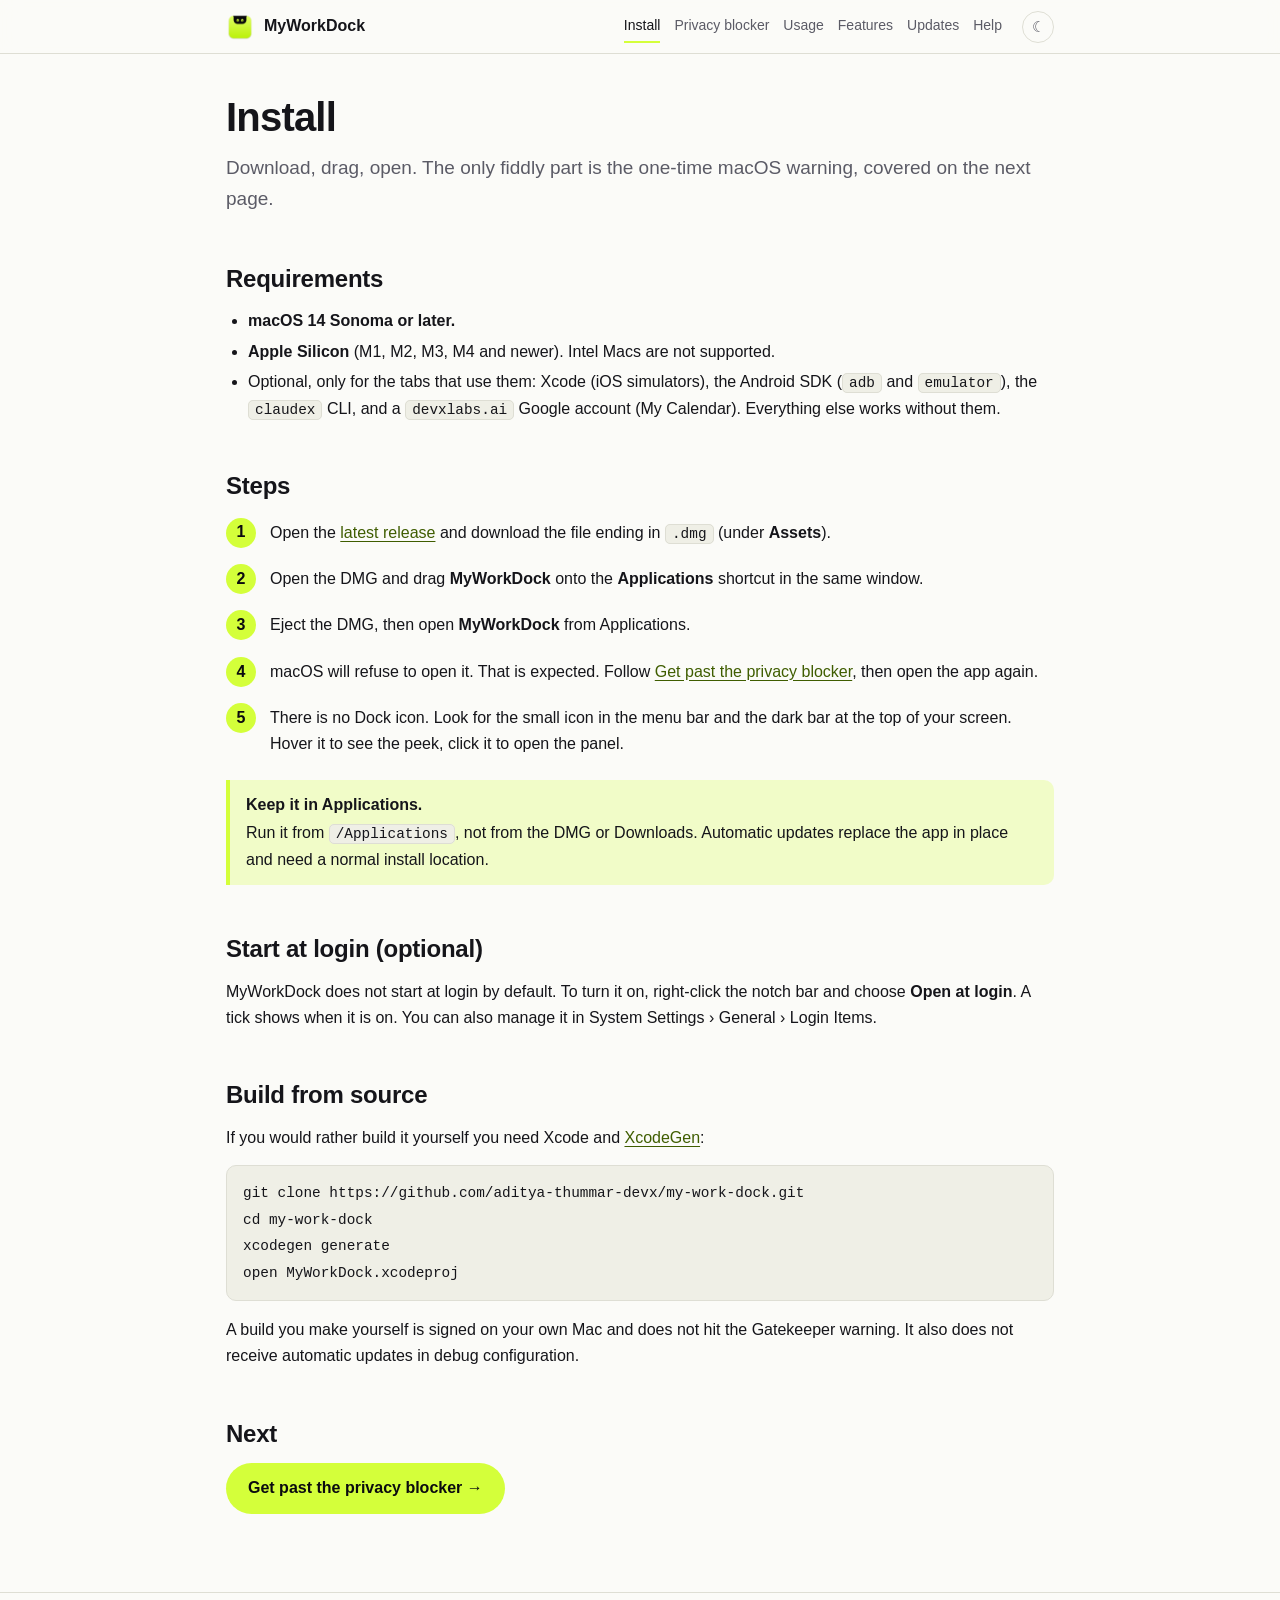
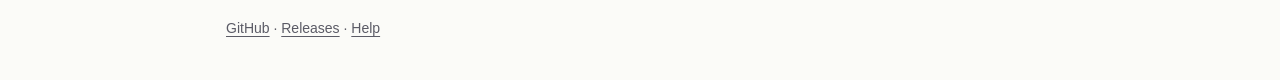
<file: docs/install.html>
<!doctype html>
<html lang="en">
<head>
<meta charset="utf-8">
<meta name="viewport" content="width=device-width, initial-scale=1">
<title>Install · MyWorkDock</title>
<meta name="description" content="Download and install MyWorkDock on your Mac.">
<link rel="icon" href="assets/icon.png">
<link rel="stylesheet" href="assets/style.css">
<script src="assets/theme.js"></script>
</head>
<body>
<header class="site-header"><div class="wrap">
  <a class="brand" href="index.html"><img src="assets/icon.png" alt="">MyWorkDock</a>
  <nav>
    <a href="install.html" aria-current="page">Install</a>
    <a href="privacy-blocker.html">Privacy blocker</a>
    <a href="usage.html">Usage</a>
    <a href="features.html">Features</a>
    <a href="updates.html">Updates</a>
    <a href="troubleshooting.html">Help</a>
  </nav>
  <button class="theme-toggle" type="button" aria-label="Toggle theme"></button>
</div></header>

<main><div class="wrap">
  <h1>Install</h1>
  <p class="lead">Download, drag, open. The only fiddly part is the one-time macOS warning, covered on the next page.</p>

  <h2>Requirements</h2>
  <ul>
    <li><strong>macOS 14 Sonoma or later.</strong></li>
    <li><strong>Apple Silicon</strong> (M1, M2, M3, M4 and newer). Intel Macs are not supported.</li>
    <li>Optional, only for the tabs that use them: Xcode (iOS simulators), the Android SDK (<code>adb</code> and <code>emulator</code>), the <code>claudex</code> CLI, and a <code>devxlabs.ai</code> Google account (My Calendar). Everything else works without them.</li>
  </ul>

  <h2>Steps</h2>
  <ol class="steps">
    <li>Open the <a href="https://github.com/aditya-thummar-devx/my-work-dock/releases/latest">latest release</a> and download the file ending in <code>.dmg</code> (under <strong>Assets</strong>).</li>
    <li>Open the DMG and drag <strong>MyWorkDock</strong> onto the <strong>Applications</strong> shortcut in the same window.</li>
    <li>Eject the DMG, then open <strong>MyWorkDock</strong> from Applications.</li>
    <li>macOS will refuse to open it. That is expected. Follow <a href="privacy-blocker.html">Get past the privacy blocker</a>, then open the app again.</li>
    <li>There is no Dock icon. Look for the small icon in the menu bar and the dark bar at the top of your screen. Hover it to see the peek, click it to open the panel.</li>
  </ol>

  <div class="callout">
    <strong>Keep it in Applications.</strong>
    <p>Run it from <code>/Applications</code>, not from the DMG or Downloads. Automatic updates replace the app in place and need a normal install location.</p>
  </div>

  <h2>Start at login (optional)</h2>
  <p>MyWorkDock does not start at login by default. To turn it on, right-click the notch bar and choose <strong>Open at login</strong>. A tick shows when it is on. You can also manage it in System Settings › General › Login Items.</p>

  <h2>Build from source</h2>
  <p>If you would rather build it yourself you need Xcode and <a href="https://github.com/yonaskolb/XcodeGen">XcodeGen</a>:</p>
<pre><code>git clone https://github.com/aditya-thummar-devx/my-work-dock.git
cd my-work-dock
xcodegen generate
open MyWorkDock.xcodeproj</code></pre>
  <p>A build you make yourself is signed on your own Mac and does not hit the Gatekeeper warning. It also does not receive automatic updates in debug configuration.</p>

  <h2>Next</h2>
  <p><a class="btn" href="privacy-blocker.html">Get past the privacy blocker →</a></p>
</div></main>

<footer class="site-footer"><div class="wrap">
  <a href="https://github.com/aditya-thummar-devx/my-work-dock">GitHub</a> ·
  <a href="https://github.com/aditya-thummar-devx/my-work-dock/releases">Releases</a> ·
  <a href="troubleshooting.html">Help</a>
</div></footer>
</body>
</html>
</file>
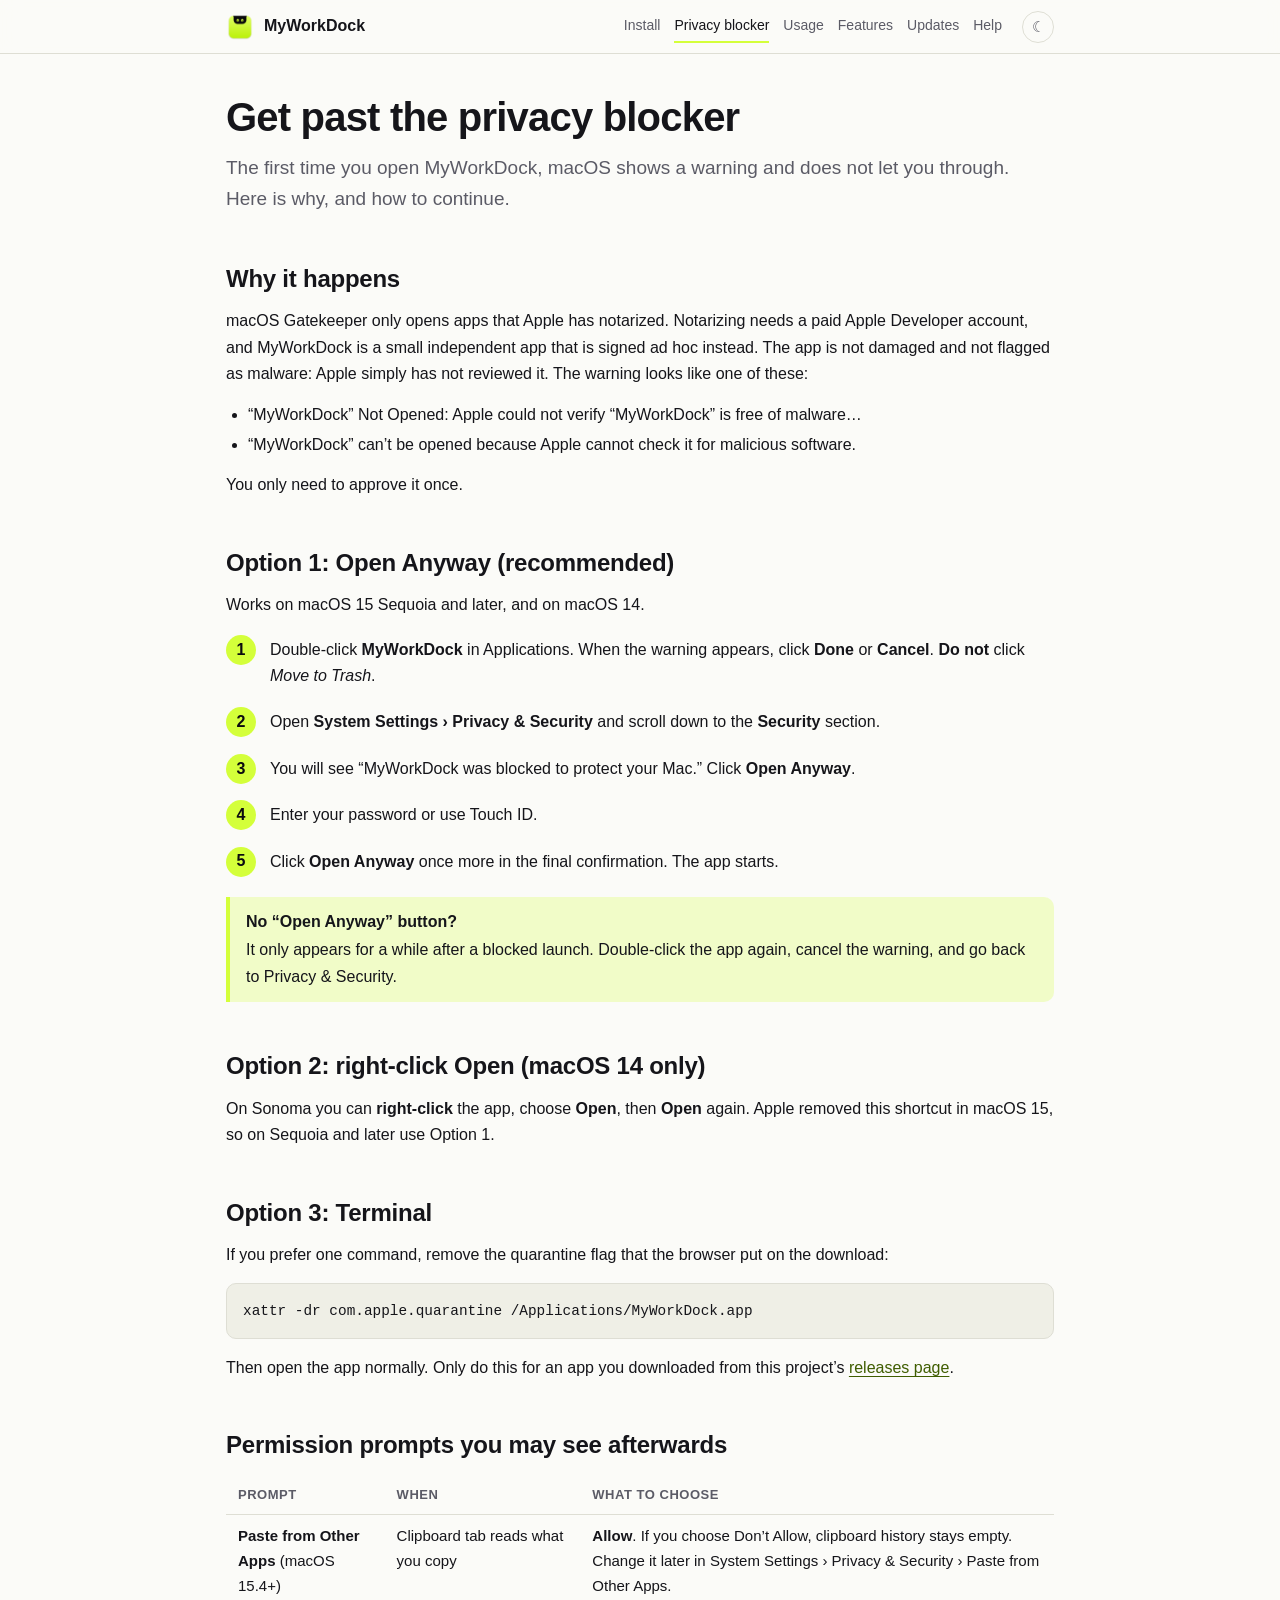
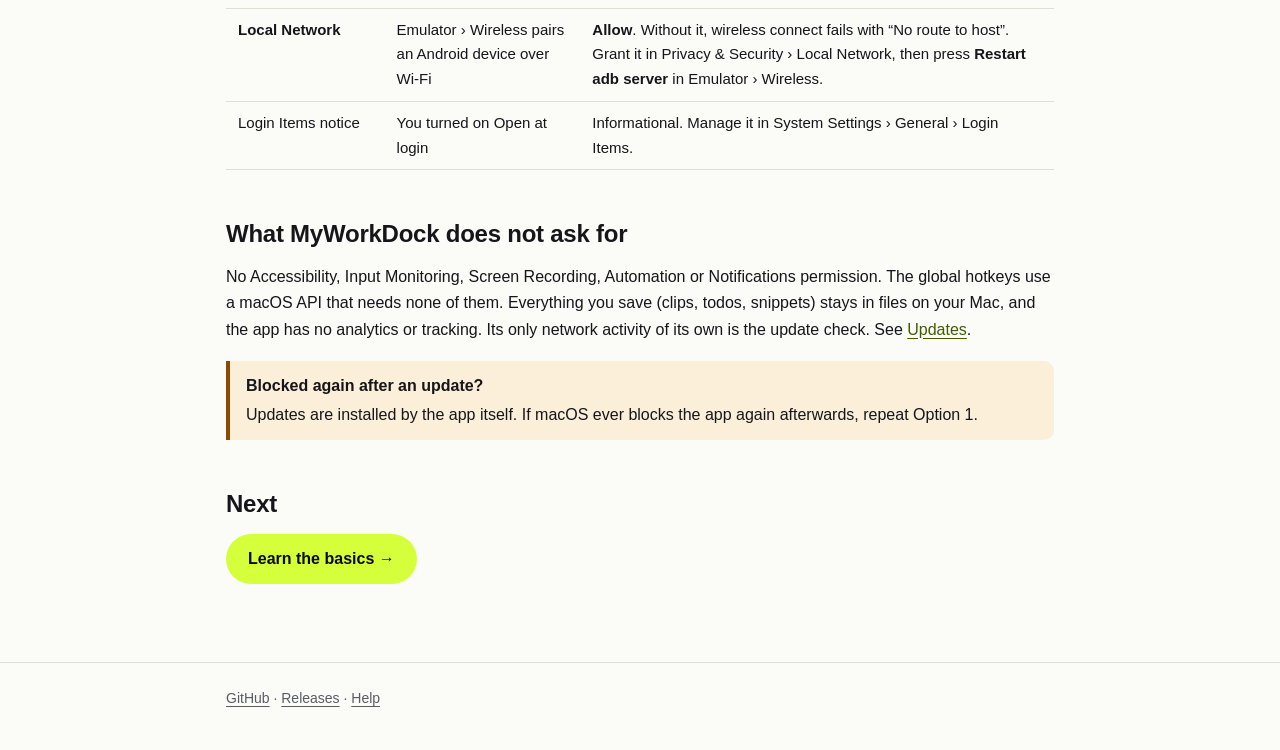
<file: docs/privacy-blocker.html>
<!doctype html>
<html lang="en">
<head>
<meta charset="utf-8">
<meta name="viewport" content="width=device-width, initial-scale=1">
<title>Get past the privacy blocker · MyWorkDock</title>
<meta name="description" content="How to open MyWorkDock when macOS says it cannot verify the app, and which permission prompts to expect.">
<link rel="icon" href="assets/icon.png">
<link rel="stylesheet" href="assets/style.css">
<script src="assets/theme.js"></script>
</head>
<body>
<header class="site-header"><div class="wrap">
  <a class="brand" href="index.html"><img src="assets/icon.png" alt="">MyWorkDock</a>
  <nav>
    <a href="install.html">Install</a>
    <a href="privacy-blocker.html" aria-current="page">Privacy blocker</a>
    <a href="usage.html">Usage</a>
    <a href="features.html">Features</a>
    <a href="updates.html">Updates</a>
    <a href="troubleshooting.html">Help</a>
  </nav>
  <button class="theme-toggle" type="button" aria-label="Toggle theme"></button>
</div></header>

<main><div class="wrap">
  <h1>Get past the privacy blocker</h1>
  <p class="lead">The first time you open MyWorkDock, macOS shows a warning and does not let you through. Here is why, and how to continue.</p>

  <h2>Why it happens</h2>
  <p>macOS Gatekeeper only opens apps that Apple has notarized. Notarizing needs a paid Apple Developer account, and MyWorkDock is a small independent app that is signed ad hoc instead. The app is not damaged and not flagged as malware: Apple simply has not reviewed it. The warning looks like one of these:</p>
  <ul>
    <li>“MyWorkDock” Not Opened: Apple could not verify “MyWorkDock” is free of malware…</li>
    <li>“MyWorkDock” can’t be opened because Apple cannot check it for malicious software.</li>
  </ul>
  <p>You only need to approve it once.</p>

  <h2>Option 1: Open Anyway (recommended)</h2>
  <p>Works on macOS 15 Sequoia and later, and on macOS 14.</p>
  <ol class="steps">
    <li>Double-click <strong>MyWorkDock</strong> in Applications. When the warning appears, click <strong>Done</strong> or <strong>Cancel</strong>. <strong>Do not</strong> click <em>Move to Trash</em>.</li>
    <li>Open <strong>System Settings › Privacy &amp; Security</strong> and scroll down to the <strong>Security</strong> section.</li>
    <li>You will see “MyWorkDock was blocked to protect your Mac.” Click <strong>Open Anyway</strong>.</li>
    <li>Enter your password or use Touch ID.</li>
    <li>Click <strong>Open Anyway</strong> once more in the final confirmation. The app starts.</li>
  </ol>
  <div class="callout">
    <strong>No “Open Anyway” button?</strong>
    <p>It only appears for a while after a blocked launch. Double-click the app again, cancel the warning, and go back to Privacy &amp; Security.</p>
  </div>

  <h2>Option 2: right-click Open (macOS 14 only)</h2>
  <p>On Sonoma you can <strong>right-click</strong> the app, choose <strong>Open</strong>, then <strong>Open</strong> again. Apple removed this shortcut in macOS 15, so on Sequoia and later use Option 1.</p>

  <h2>Option 3: Terminal</h2>
  <p>If you prefer one command, remove the quarantine flag that the browser put on the download:</p>
<pre><code>xattr -dr com.apple.quarantine /Applications/MyWorkDock.app</code></pre>
  <p>Then open the app normally. Only do this for an app you downloaded from this project’s <a href="https://github.com/aditya-thummar-devx/my-work-dock/releases">releases page</a>.</p>

  <h2>Permission prompts you may see afterwards</h2>
  <div class="table-wrap"><table>
    <thead><tr><th>Prompt</th><th>When</th><th>What to choose</th></tr></thead>
    <tbody>
      <tr><td><strong>Paste from Other Apps</strong> (macOS 15.4+)</td><td>Clipboard tab reads what you copy</td><td><strong>Allow</strong>. If you choose Don’t Allow, clipboard history stays empty. Change it later in System Settings › Privacy &amp; Security › Paste from Other Apps.</td></tr>
      <tr><td><strong>Local Network</strong></td><td>Emulator › Wireless pairs an Android device over Wi-Fi</td><td><strong>Allow</strong>. Without it, wireless connect fails with “No route to host”. Grant it in Privacy &amp; Security › Local Network, then press <strong>Restart adb server</strong> in Emulator › Wireless.</td></tr>
      <tr><td>Login Items notice</td><td>You turned on Open at login</td><td>Informational. Manage it in System Settings › General › Login Items.</td></tr>
    </tbody>
  </table></div>

  <h2>What MyWorkDock does not ask for</h2>
  <p>No Accessibility, Input Monitoring, Screen Recording, Automation or Notifications permission. The global hotkeys use a macOS API that needs none of them. Everything you save (clips, todos, snippets) stays in files on your Mac, and the app has no analytics or tracking. Its only network activity of its own is the update check. See <a href="updates.html">Updates</a>.</p>

  <div class="callout warn">
    <strong>Blocked again after an update?</strong>
    <p>Updates are installed by the app itself. If macOS ever blocks the app again afterwards, repeat Option 1.</p>
  </div>

  <h2>Next</h2>
  <p><a class="btn" href="usage.html">Learn the basics →</a></p>
</div></main>

<footer class="site-footer"><div class="wrap">
  <a href="https://github.com/aditya-thummar-devx/my-work-dock">GitHub</a> ·
  <a href="https://github.com/aditya-thummar-devx/my-work-dock/releases">Releases</a> ·
  <a href="troubleshooting.html">Help</a>
</div></footer>
</body>
</html>
</file>
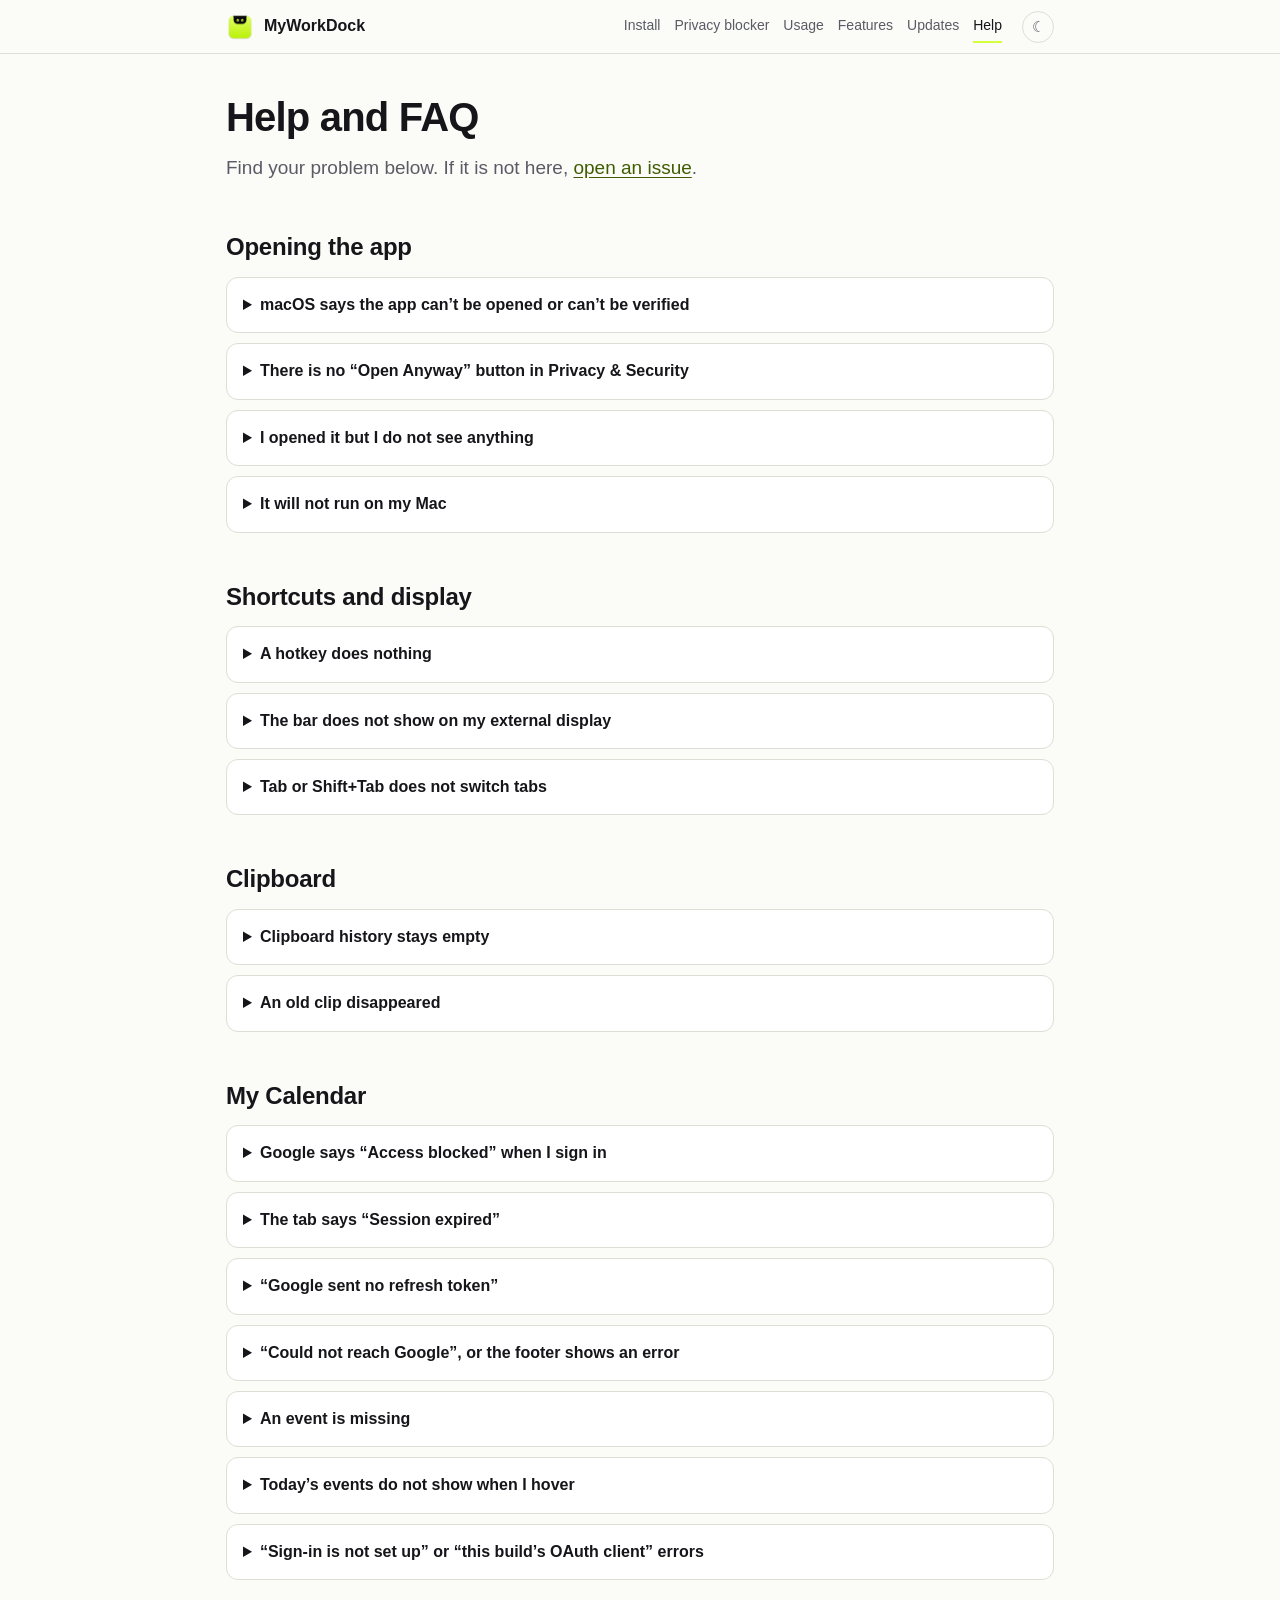
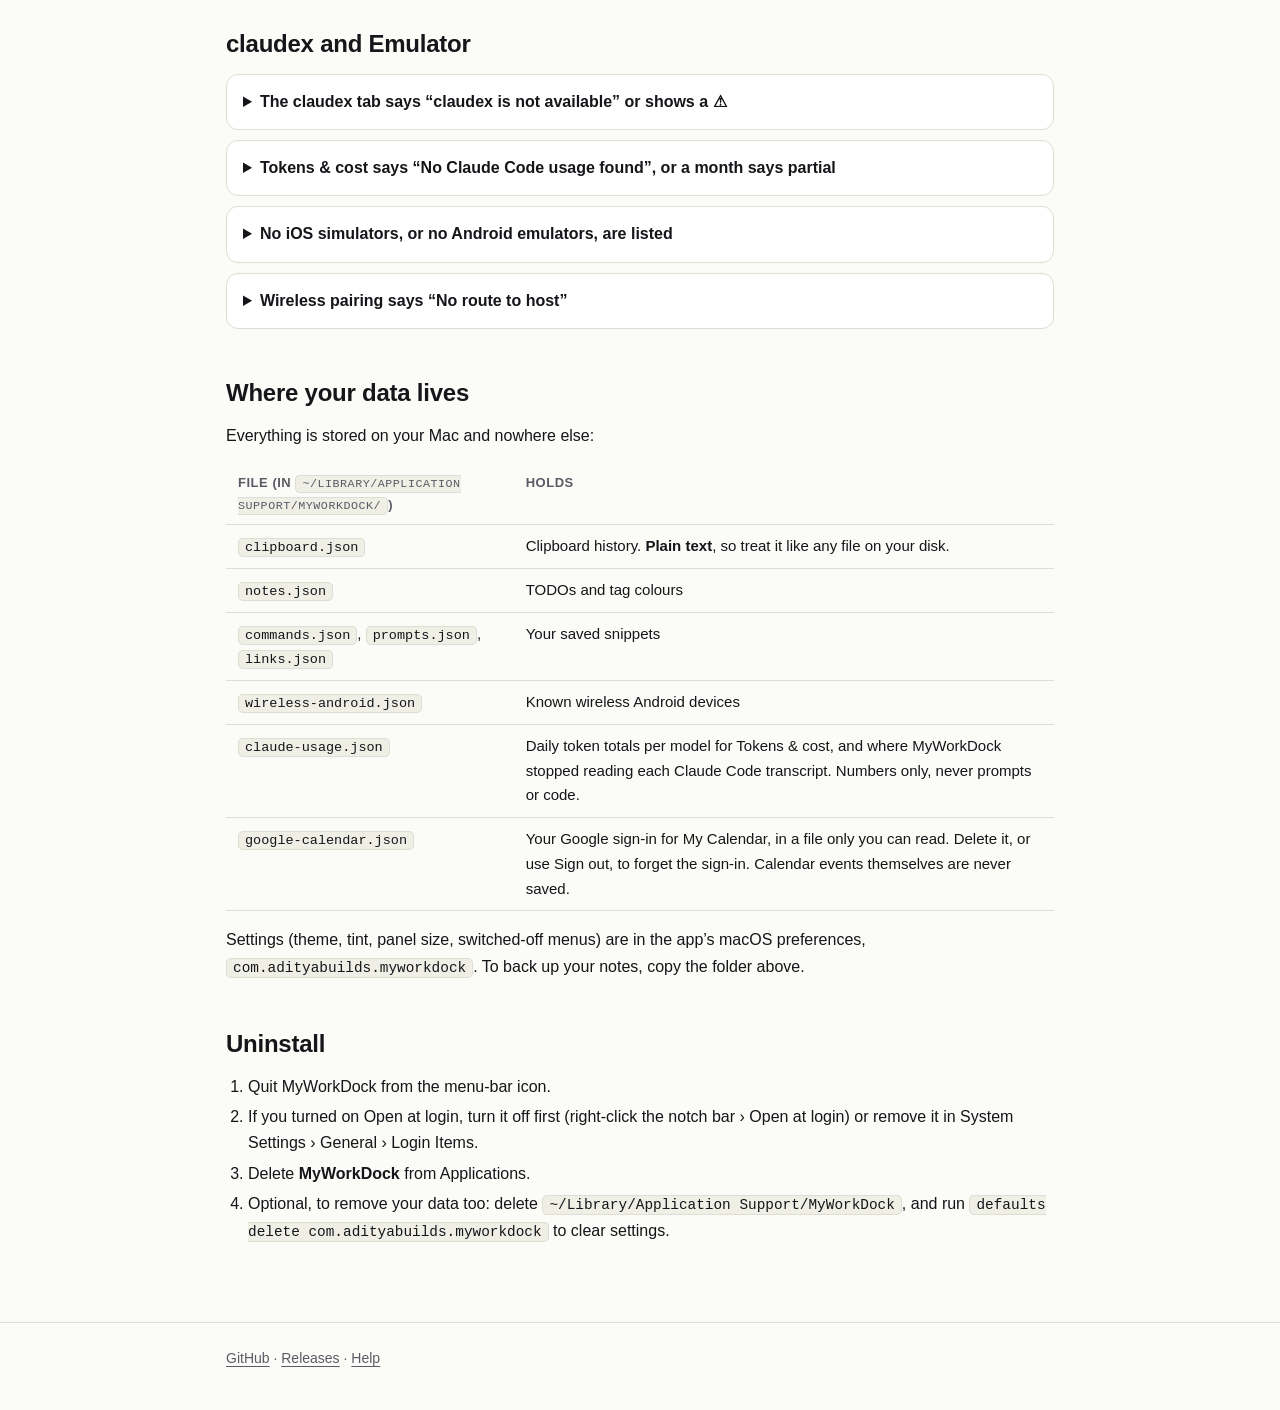
<file: docs/troubleshooting.html>
<!doctype html>
<html lang="en">
<head>
<meta charset="utf-8">
<meta name="viewport" content="width=device-width, initial-scale=1">
<title>Help · MyWorkDock</title>
<meta name="description" content="Fixes for common MyWorkDock problems, where your data is stored, and how to uninstall.">
<link rel="icon" href="assets/icon.png">
<link rel="stylesheet" href="assets/style.css">
<script src="assets/theme.js"></script>
</head>
<body>
<header class="site-header"><div class="wrap">
  <a class="brand" href="index.html"><img src="assets/icon.png" alt="">MyWorkDock</a>
  <nav>
    <a href="install.html">Install</a>
    <a href="privacy-blocker.html">Privacy blocker</a>
    <a href="usage.html">Usage</a>
    <a href="features.html">Features</a>
    <a href="updates.html">Updates</a>
    <a href="troubleshooting.html" aria-current="page">Help</a>
  </nav>
  <button class="theme-toggle" type="button" aria-label="Toggle theme"></button>
</div></header>

<main><div class="wrap">
  <h1>Help and FAQ</h1>
  <p class="lead">Find your problem below. If it is not here, <a href="https://github.com/aditya-thummar-devx/my-work-dock/issues">open an issue</a>.</p>

  <h2>Opening the app</h2>
  <details>
    <summary>macOS says the app can’t be opened or can’t be verified</summary>
    <p>Expected on first launch. Follow <a href="privacy-blocker.html">Get past the privacy blocker</a>.</p>
  </details>
  <details>
    <summary>There is no “Open Anyway” button in Privacy &amp; Security</summary>
    <p>It only shows for a while after a blocked launch. Double-click the app again, cancel the warning, and go straight back to System Settings › Privacy &amp; Security. Or use the one-line Terminal fix on the <a href="privacy-blocker.html">privacy blocker page</a>.</p>
  </details>
  <details>
    <summary>I opened it but I do not see anything</summary>
    <p>There is no Dock icon. Look at the top of the screen for the dark bar around the notch and at the menu-bar icon. If you chose <strong>Hide MyWorkDock</strong> from the menu-bar icon, choose <strong>Show</strong>. You can also press <kbd>⌥</kbd> <kbd>Space</kbd>.</p>
  </details>
  <details>
    <summary>It will not run on my Mac</summary>
    <p>MyWorkDock needs macOS 14 or later and an Apple Silicon Mac. Intel Macs are not supported.</p>
  </details>

  <h2>Shortcuts and display</h2>
  <details>
    <summary>A hotkey does nothing</summary>
    <ul>
      <li>Another app may already use that key combination. MyWorkDock skips the combination it cannot claim; the others still work. Change the other app’s shortcut or use the notch instead.</li>
      <li>The hotkey’s menu may be switched off in Settings › Menus.</li>
      <li>Confirm the app is running (menu-bar icon visible).</li>
    </ul>
  </details>
  <details>
    <summary>The bar does not show on my external display</summary>
    <p>Turn on Settings › Menus › <strong>Show on all displays</strong>. Then hover or click the bar on the display you want to use.</p>
  </details>
  <details>
    <summary>Tab or Shift+Tab does not switch tabs</summary>
    <p>They are ignored while the cursor is in a text field. Press <kbd>Esc</kbd> to leave the field first.</p>
  </details>

  <h2>Clipboard</h2>
  <details>
    <summary>Clipboard history stays empty</summary>
    <ul>
      <li>If macOS asked about <strong>Paste from Other Apps</strong> and you chose Don’t Allow, allow it in System Settings › Privacy &amp; Security › Paste from Other Apps. The Clipboard footer also tells you when this is the cause.</li>
      <li>Text copied while a password manager is the front app is never recorded, by design.</li>
      <li>Only text is stored. Images and files are not.</li>
      <li>Check that Clipboard is switched on in Settings › Menus.</li>
    </ul>
  </details>
  <details>
    <summary>An old clip disappeared</summary>
    <p>Only the last 200 untagged, unpinned clips are kept by default. Tag or pin a clip to keep it forever, or raise the limit in Settings › Clipboard.</p>
  </details>

  <h2>My Calendar</h2>
  <details>
    <summary>Google says “Access blocked” when I sign in</summary>
    <ul>
      <li>My Calendar only accepts <code>devxlabs.ai</code> accounts. Pick that account in Google’s account chooser; a personal Gmail account is turned away.</li>
      <li>If your Workspace admin restricts third-party apps, Google blocks the sign-in until they trust MyWorkDock (Admin console › Security › Access and data control › API controls). Send them the error text.</li>
    </ul>
  </details>
  <details>
    <summary>The tab says “Session expired”</summary>
    <p>Google no longer accepts the saved sign-in. That happens after a password reset, when access was revoked at myaccount.google.com/permissions, or when your admin changes a policy. Press <strong>Sign in with Google</strong> again.</p>
  </details>
  <details>
    <summary>“Google sent no refresh token”</summary>
    <p>Google only hands out a lasting sign-in on a fresh approval. Remove MyWorkDock at myaccount.google.com/permissions, then sign in again.</p>
  </details>
  <details>
    <summary>“Could not reach Google”, or the footer shows an error</summary>
    <p>Check your connection. The tab keeps showing the events it already has and tries again when you press the refresh button, change the range or reopen the panel. Events are only cached for a minute.</p>
  </details>
  <details>
    <summary>An event is missing</summary>
    <ul>
      <li>Open the calendar button in the header and make sure that event’s calendar is ticked.</li>
      <li>Declined events are shown struck through, not hidden. Workspace “working location” entries are not shown.</li>
      <li>Press the refresh button: the panel keeps what it fetched for a minute.</li>
    </ul>
  </details>
  <details>
    <summary>Today’s events do not show when I hover</summary>
    <ul>
      <li>Switch on Settings › Peek › Today’s events, and make sure My Calendar is on in Settings › Menus and signed in.</li>
      <li>The row is fetched when you hover (at most once a minute), so the first hover after a while can show it a moment late. “No more events today” means nothing timed is left.</li>
      <li>All-day events and ones you declined are not listed, and neither are calendars you hid in My Calendar.</li>
    </ul>
  </details>
  <details>
    <summary>“Sign-in is not set up” or “this build’s OAuth client” errors</summary>
    <p>You are running a build that was made without Google’s sign-in details, or with wrong ones. Official releases include them. If you build from source, follow the “Build from source” note in the README, and make sure the Google Calendar API is switched on for your Google Cloud project.</p>
  </details>

  <h2>claudex and Emulator</h2>
  <details>
    <summary>The claudex tab says “claudex is not available” or shows a ⚠</summary>
    <p>The claudex menu drives the <code>claudex</code> command-line tool, so it must be installed and on your PATH. Install it, then press <strong>Retry</strong>. The Claude menu (Tokens &amp; cost, Agents, Sessions) does not need it and stays available meanwhile. A ⚠ with raw text means claudex printed something this version does not recognise; update claudex or MyWorkDock.</p>
  </details>
  <details>
    <summary>Tokens &amp; cost says “No Claude Code usage found”, or a month says partial</summary>
    <p>The tab reads Claude Code’s transcripts in <code>~/.claude/projects</code>. It finds nothing if Claude Code has not been used on this Mac or keeps its files elsewhere (a custom <code>CLAUDE_CONFIG_DIR</code> is not supported). Claude Code deletes a transcript 30 days after its last write, so a month that began before MyWorkDock first looked (or that includes more than 30 days in which it did not look, for example the app was not started) is marked <strong>partial</strong>: days before the date shown may be incomplete. <strong>Not tracked</strong> means that whole month was already deleted. Cost is an estimate at API list prices, not what a subscription charges.</p>
  </details>
  <details>
    <summary>No iOS simulators, or no Android emulators, are listed</summary>
    <p>iOS needs Xcode so that <code>xcrun simctl</code> works. Android needs the Android SDK with <code>adb</code> and <code>emulator</code>, usually at <code>~/Library/Android/sdk</code>. Press the refresh button after installing.</p>
  </details>
  <details>
    <summary>Wireless pairing says “No route to host”</summary>
    <p>MyWorkDock needs the <strong>Local Network</strong> permission to reach your phone. Grant it in System Settings › Privacy &amp; Security › Local Network, then press <strong>Restart adb server</strong> in Emulator › Wireless and try again.</p>
  </details>

  <h2 id="data">Where your data lives</h2>
  <p>Everything is stored on your Mac and nowhere else:</p>
  <div class="table-wrap"><table>
    <thead><tr><th>File (in <code>~/Library/Application Support/MyWorkDock/</code>)</th><th>Holds</th></tr></thead>
    <tbody>
      <tr><td><code>clipboard.json</code></td><td>Clipboard history. <strong>Plain text</strong>, so treat it like any file on your disk.</td></tr>
      <tr><td><code>notes.json</code></td><td>TODOs and tag colours</td></tr>
      <tr><td><code>commands.json</code>, <code>prompts.json</code>, <code>links.json</code></td><td>Your saved snippets</td></tr>
      <tr><td><code>wireless-android.json</code></td><td>Known wireless Android devices</td></tr>
      <tr><td><code>claude-usage.json</code></td><td>Daily token totals per model for Tokens &amp; cost, and where MyWorkDock stopped reading each Claude Code transcript. Numbers only, never prompts or code.</td></tr>
      <tr><td><code>google-calendar.json</code></td><td>Your Google sign-in for My Calendar, in a file only you can read. Delete it, or use Sign out, to forget the sign-in. Calendar events themselves are never saved.</td></tr>
    </tbody>
  </table></div>
  <p>Settings (theme, tint, panel size, switched-off menus) are in the app’s macOS preferences, <code>com.adityabuilds.myworkdock</code>. To back up your notes, copy the folder above.</p>

  <h2>Uninstall</h2>
  <ol>
    <li>Quit MyWorkDock from the menu-bar icon.</li>
    <li>If you turned on Open at login, turn it off first (right-click the notch bar › Open at login) or remove it in System Settings › General › Login Items.</li>
    <li>Delete <strong>MyWorkDock</strong> from Applications.</li>
    <li>Optional, to remove your data too: delete <code>~/Library/Application Support/MyWorkDock</code>, and run <code>defaults delete com.adityabuilds.myworkdock</code> to clear settings.</li>
  </ol>
</div></main>

<footer class="site-footer"><div class="wrap">
  <a href="https://github.com/aditya-thummar-devx/my-work-dock">GitHub</a> ·
  <a href="https://github.com/aditya-thummar-devx/my-work-dock/releases">Releases</a> ·
  <a href="troubleshooting.html">Help</a>
</div></footer>
</body>
</html>
</file>
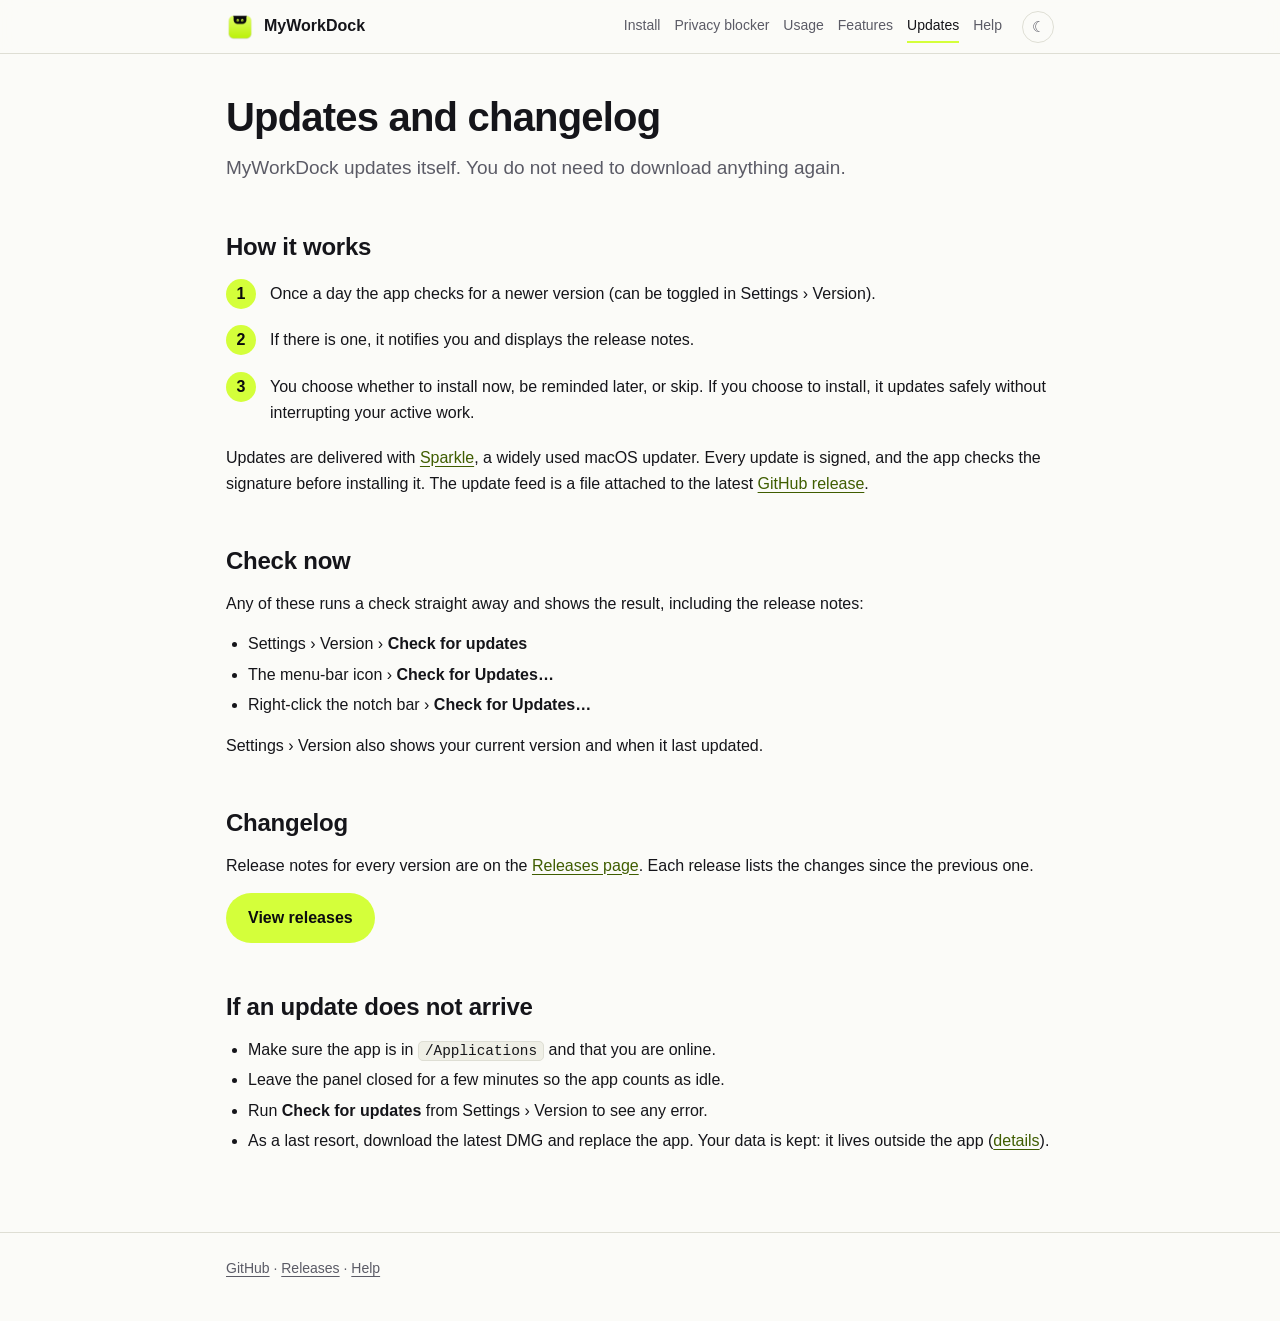
<file: docs/updates.html>
<!doctype html>
<html lang="en">
<head>
<meta charset="utf-8">
<meta name="viewport" content="width=device-width, initial-scale=1">
<title>Updates · MyWorkDock</title>
<meta name="description" content="How MyWorkDock updates itself and where to find the changelog.">
<link rel="icon" href="assets/icon.png">
<link rel="stylesheet" href="assets/style.css">
<script src="assets/theme.js"></script>
</head>
<body>
<header class="site-header"><div class="wrap">
  <a class="brand" href="index.html"><img src="assets/icon.png" alt="">MyWorkDock</a>
  <nav>
    <a href="install.html">Install</a>
    <a href="privacy-blocker.html">Privacy blocker</a>
    <a href="usage.html">Usage</a>
    <a href="features.html">Features</a>
    <a href="updates.html" aria-current="page">Updates</a>
    <a href="troubleshooting.html">Help</a>
  </nav>
  <button class="theme-toggle" type="button" aria-label="Toggle theme"></button>
</div></header>

<main><div class="wrap">
  <h1>Updates and changelog</h1>
  <p class="lead">MyWorkDock updates itself. You do not need to download anything again.</p>

  <h2>How it works</h2>
  <ol class="steps">
    <li>Once a day the app checks for a newer version (can be toggled in Settings › Version).</li>
    <li>If there is one, it notifies you and displays the release notes.</li>
    <li>You choose whether to install now, be reminded later, or skip. If you choose to install, it updates safely without interrupting your active work.</li>
  </ol>
  <p>Updates are delivered with <a href="https://sparkle-project.org">Sparkle</a>, a widely used macOS updater. Every update is signed, and the app checks the signature before installing it. The update feed is a file attached to the latest <a href="https://github.com/aditya-thummar-devx/my-work-dock/releases">GitHub release</a>.</p>

  <h2>Check now</h2>
  <p>Any of these runs a check straight away and shows the result, including the release notes:</p>
  <ul>
    <li>Settings › Version › <strong>Check for updates</strong></li>
    <li>The menu-bar icon › <strong>Check for Updates…</strong></li>
    <li>Right-click the notch bar › <strong>Check for Updates…</strong></li>
  </ul>
  <p>Settings › Version also shows your current version and when it last updated.</p>

  <h2>Changelog</h2>
  <p>Release notes for every version are on the <a href="https://github.com/aditya-thummar-devx/my-work-dock/releases">Releases page</a>. Each release lists the changes since the previous one.</p>
  <p><a class="btn" href="https://github.com/aditya-thummar-devx/my-work-dock/releases">View releases</a></p>

  <h2>If an update does not arrive</h2>
  <ul>
    <li>Make sure the app is in <code>/Applications</code> and that you are online.</li>
    <li>Leave the panel closed for a few minutes so the app counts as idle.</li>
    <li>Run <strong>Check for updates</strong> from Settings › Version to see any error.</li>
    <li>As a last resort, download the latest DMG and replace the app. Your data is kept: it lives outside the app (<a href="troubleshooting.html#data">details</a>).</li>
  </ul>
</div></main>

<footer class="site-footer"><div class="wrap">
  <a href="https://github.com/aditya-thummar-devx/my-work-dock">GitHub</a> ·
  <a href="https://github.com/aditya-thummar-devx/my-work-dock/releases">Releases</a> ·
  <a href="troubleshooting.html">Help</a>
</div></footer>
</body>
</html>
</file>
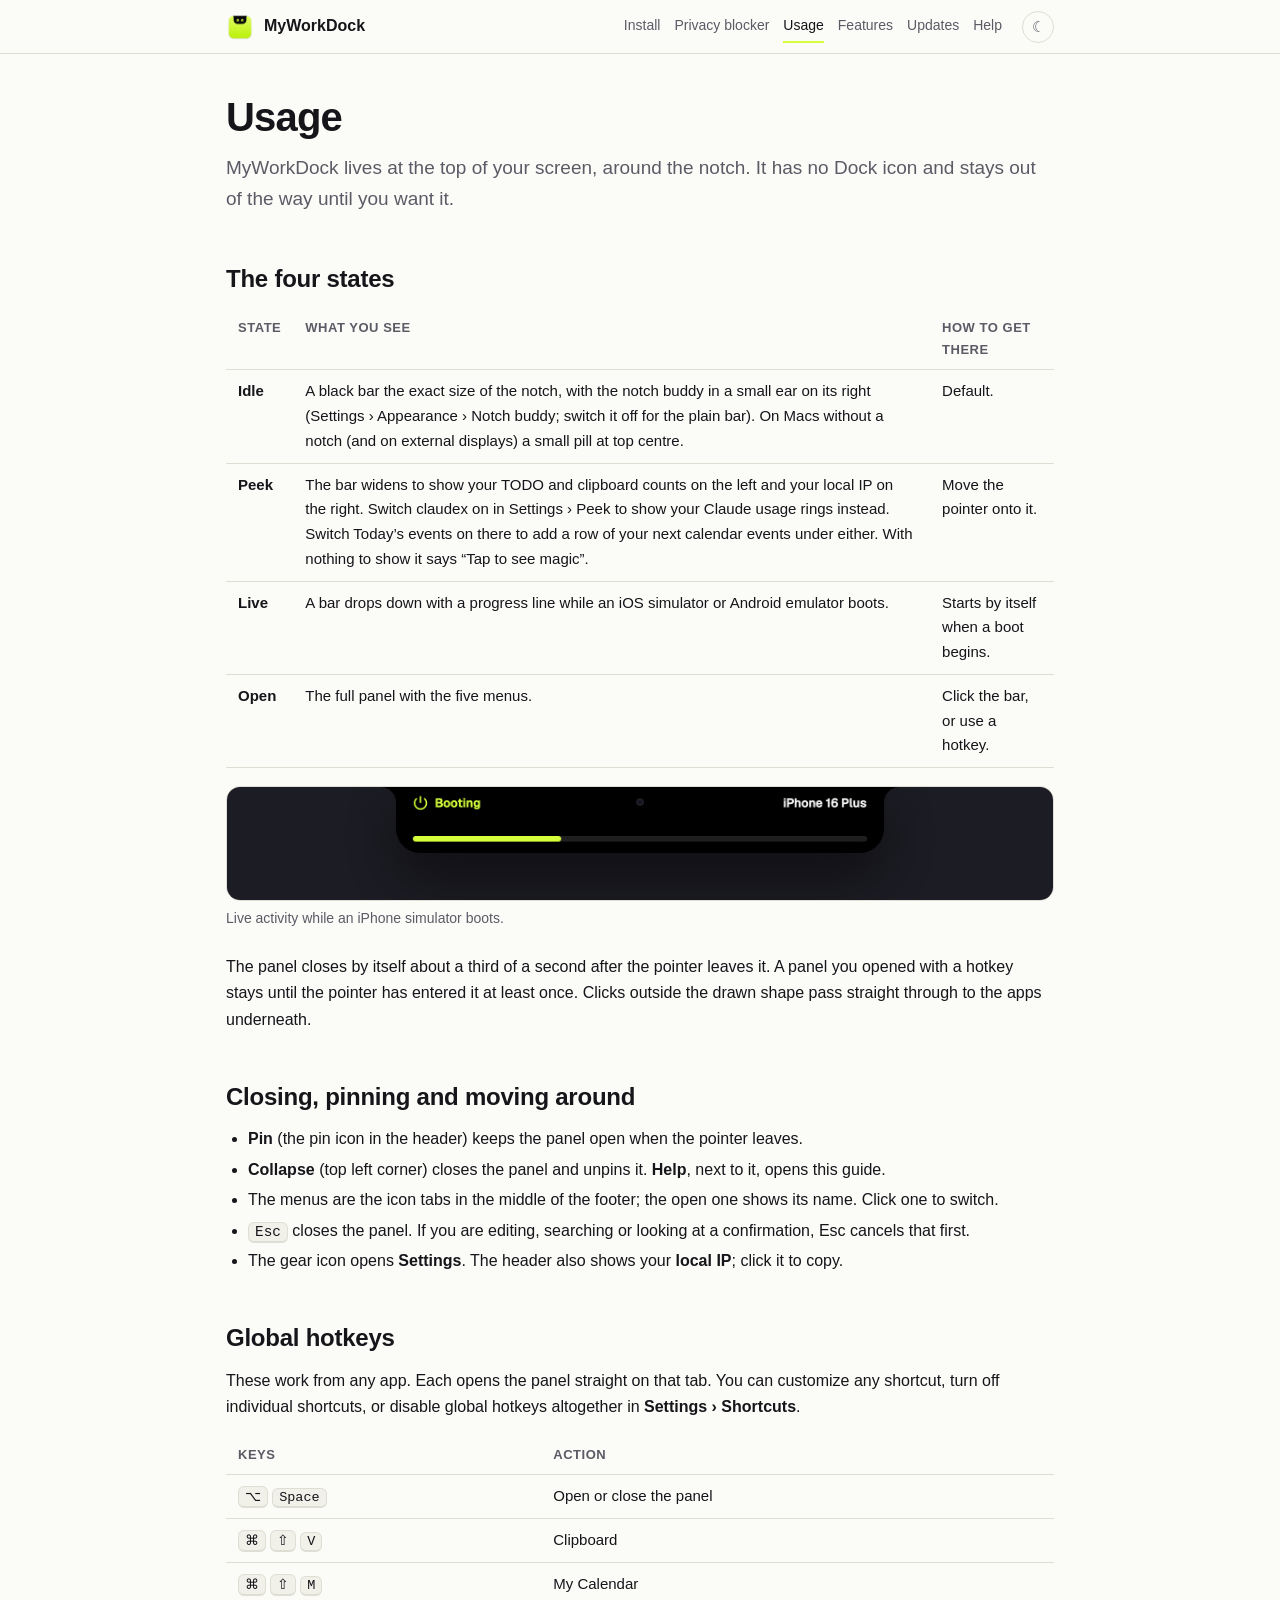
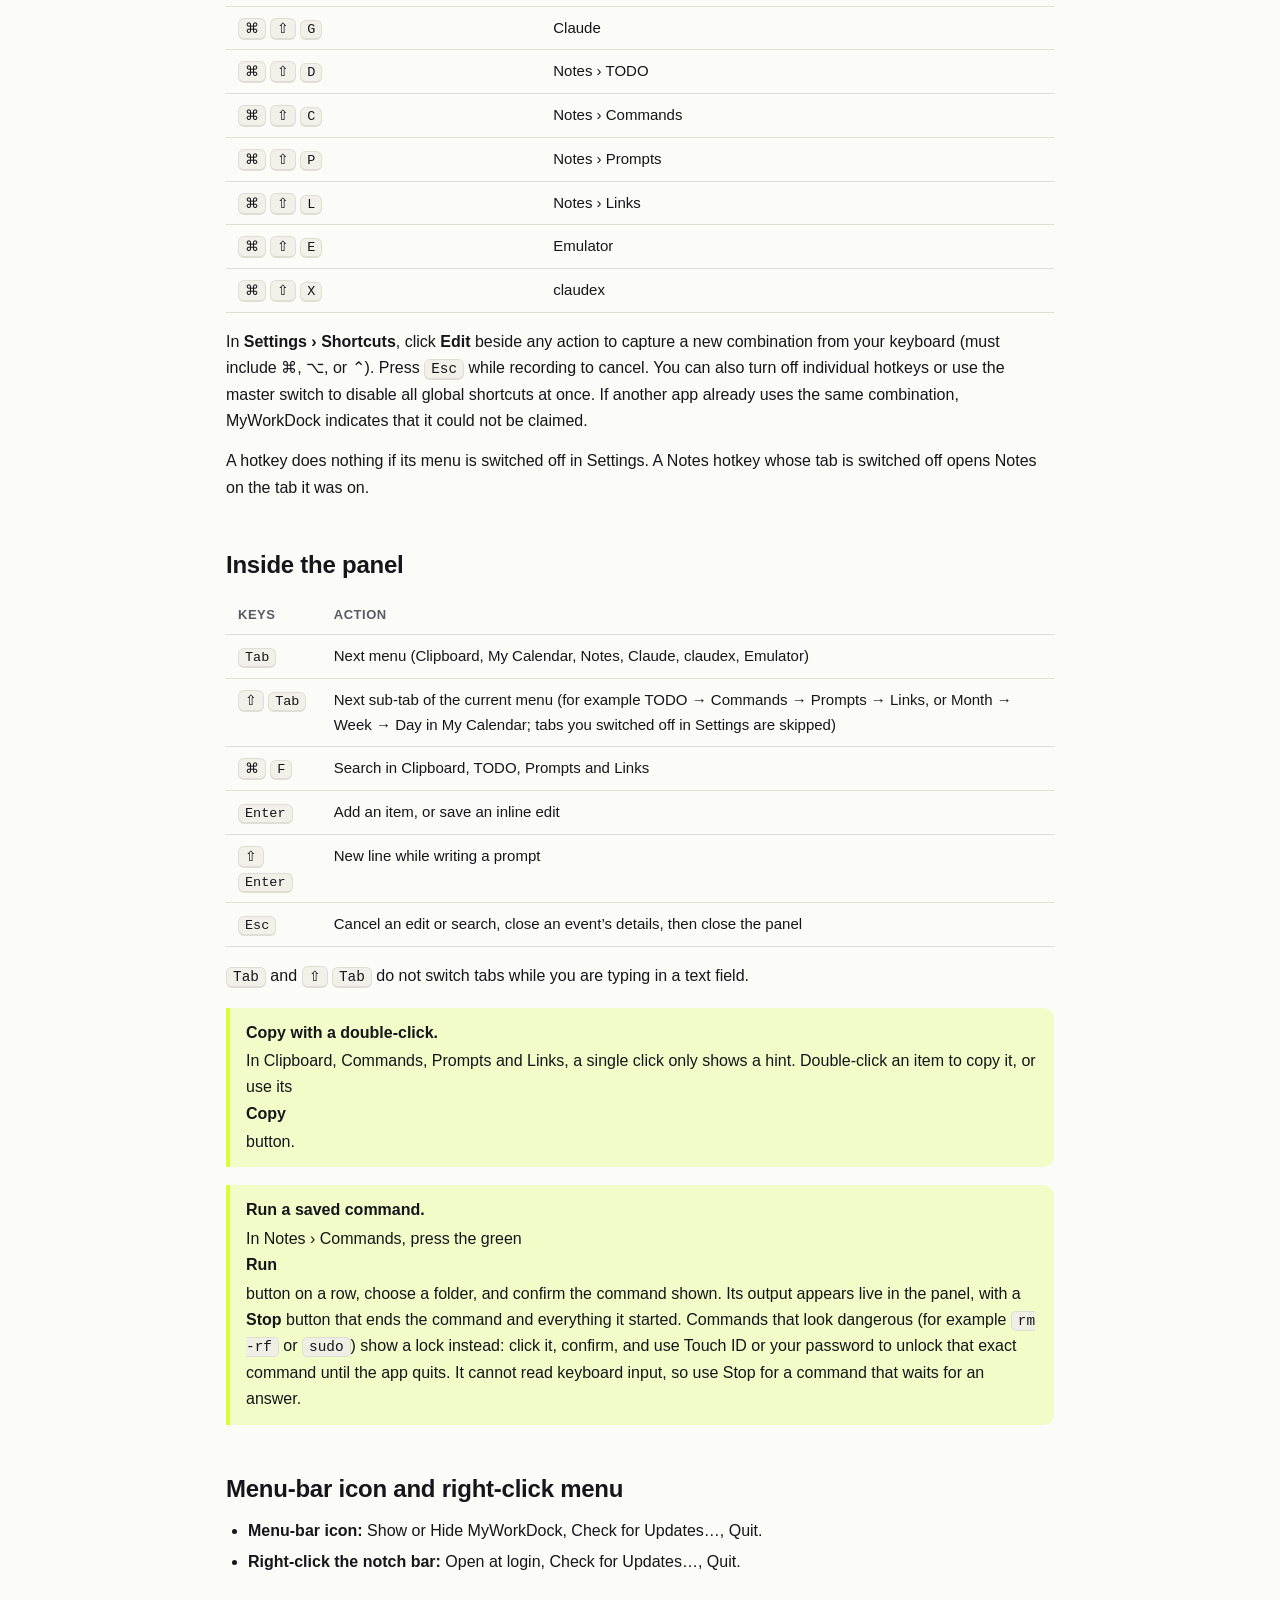
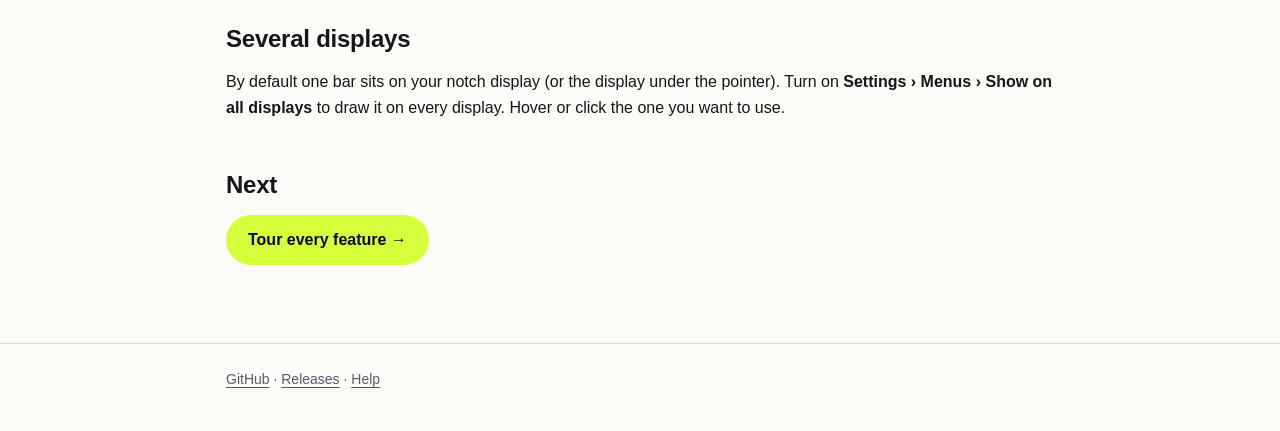
<file: docs/usage.html>
<!doctype html>
<html lang="en">
<head>
<meta charset="utf-8">
<meta name="viewport" content="width=device-width, initial-scale=1">
<title>Usage · MyWorkDock</title>
<meta name="description" content="How to open, navigate and control MyWorkDock: hover, click, hotkeys and keyboard shortcuts.">
<link rel="icon" href="assets/icon.png">
<link rel="stylesheet" href="assets/style.css">
<script src="assets/theme.js"></script>
</head>
<body>
<header class="site-header"><div class="wrap">
  <a class="brand" href="index.html"><img src="assets/icon.png" alt="">MyWorkDock</a>
  <nav>
    <a href="install.html">Install</a>
    <a href="privacy-blocker.html">Privacy blocker</a>
    <a href="usage.html" aria-current="page">Usage</a>
    <a href="features.html">Features</a>
    <a href="updates.html">Updates</a>
    <a href="troubleshooting.html">Help</a>
  </nav>
  <button class="theme-toggle" type="button" aria-label="Toggle theme"></button>
</div></header>

<main><div class="wrap">
  <h1>Usage</h1>
  <p class="lead">MyWorkDock lives at the top of your screen, around the notch. It has no Dock icon and stays out of the way until you want it.</p>

  <h2>The four states</h2>
  <div class="table-wrap"><table>
    <thead><tr><th>State</th><th>What you see</th><th>How to get there</th></tr></thead>
    <tbody>
      <tr><td><strong>Idle</strong></td><td>A black bar the exact size of the notch, with the notch buddy in a small ear on its right (Settings › Appearance › Notch buddy; switch it off for the plain bar). On Macs without a notch (and on external displays) a small pill at top centre.</td><td>Default.</td></tr>
      <tr><td><strong>Peek</strong></td><td>The bar widens to show your TODO and clipboard counts on the left and your local IP on the right. Switch claudex on in Settings › Peek to show your Claude usage rings instead. Switch Today’s events on there to add a row of your next calendar events under either. With nothing to show it says “Tap to see magic”.</td><td>Move the pointer onto it.</td></tr>
      <tr><td><strong>Live</strong></td><td>A bar drops down with a progress line while an iOS simulator or Android emulator boots.</td><td>Starts by itself when a boot begins.</td></tr>
      <tr><td><strong>Open</strong></td><td>The full panel with the five menus.</td><td>Click the bar, or use a hotkey.</td></tr>
    </tbody>
  </table></div>

  <figure class="shot">
    <img src="assets/shots/live-activity.png" alt="The live activity bar showing a simulator booting" width="1760" height="240">
    <figcaption>Live activity while an iPhone simulator boots.</figcaption>
  </figure>

  <p>The panel closes by itself about a third of a second after the pointer leaves it. A panel you opened with a hotkey stays until the pointer has entered it at least once. Clicks outside the drawn shape pass straight through to the apps underneath.</p>

  <h2>Closing, pinning and moving around</h2>
  <ul>
    <li><strong>Pin</strong> (the pin icon in the header) keeps the panel open when the pointer leaves.</li>
    <li><strong>Collapse</strong> (top left corner) closes the panel and unpins it. <strong>Help</strong>, next to it, opens this guide.</li>
    <li>The menus are the icon tabs in the middle of the footer; the open one shows its name. Click one to switch.</li>
    <li><kbd>Esc</kbd> closes the panel. If you are editing, searching or looking at a confirmation, Esc cancels that first.</li>
    <li>The gear icon opens <strong>Settings</strong>. The header also shows your <strong>local IP</strong>; click it to copy.</li>
  </ul>

  <h2>Global hotkeys</h2>
  <p>These work from any app. Each opens the panel straight on that tab. You can customize any shortcut, turn off individual shortcuts, or disable global hotkeys altogether in <strong>Settings › Shortcuts</strong>.</p>
  <div class="table-wrap"><table>
    <thead><tr><th>Keys</th><th>Action</th></tr></thead>
    <tbody>
      <tr><td><kbd>⌥</kbd> <kbd>Space</kbd></td><td>Open or close the panel</td></tr>
      <tr><td><kbd>⌘</kbd> <kbd>⇧</kbd> <kbd>V</kbd></td><td>Clipboard</td></tr>
      <tr><td><kbd>⌘</kbd> <kbd>⇧</kbd> <kbd>M</kbd></td><td>My Calendar</td></tr>
      <tr><td><kbd>⌘</kbd> <kbd>⇧</kbd> <kbd>G</kbd></td><td>Claude</td></tr>
      <tr><td><kbd>⌘</kbd> <kbd>⇧</kbd> <kbd>D</kbd></td><td>Notes › TODO</td></tr>
      <tr><td><kbd>⌘</kbd> <kbd>⇧</kbd> <kbd>C</kbd></td><td>Notes › Commands</td></tr>
      <tr><td><kbd>⌘</kbd> <kbd>⇧</kbd> <kbd>P</kbd></td><td>Notes › Prompts</td></tr>
      <tr><td><kbd>⌘</kbd> <kbd>⇧</kbd> <kbd>L</kbd></td><td>Notes › Links</td></tr>
      <tr><td><kbd>⌘</kbd> <kbd>⇧</kbd> <kbd>E</kbd></td><td>Emulator</td></tr>
      <tr><td><kbd>⌘</kbd> <kbd>⇧</kbd> <kbd>X</kbd></td><td>claudex</td></tr>
    </tbody>
  </table></div>
  <p>In <strong>Settings › Shortcuts</strong>, click <strong>Edit</strong> beside any action to capture a new combination from your keyboard (must include ⌘, ⌥, or ⌃). Press <kbd>Esc</kbd> while recording to cancel. You can also turn off individual hotkeys or use the master switch to disable all global shortcuts at once. If another app already uses the same combination, MyWorkDock indicates that it could not be claimed.</p>
  <p>A hotkey does nothing if its menu is switched off in Settings. A Notes hotkey whose tab is switched off opens Notes on the tab it was on.</p>

  <h2>Inside the panel</h2>
  <div class="table-wrap"><table>
    <thead><tr><th>Keys</th><th>Action</th></tr></thead>
    <tbody>
      <tr><td><kbd>Tab</kbd></td><td>Next menu (Clipboard, My Calendar, Notes, Claude, claudex, Emulator)</td></tr>
      <tr><td><kbd>⇧</kbd> <kbd>Tab</kbd></td><td>Next sub-tab of the current menu (for example TODO → Commands → Prompts → Links, or Month → Week → Day in My Calendar; tabs you switched off in Settings are skipped)</td></tr>
      <tr><td><kbd>⌘</kbd> <kbd>F</kbd></td><td>Search in Clipboard, TODO, Prompts and Links</td></tr>
      <tr><td><kbd>Enter</kbd></td><td>Add an item, or save an inline edit</td></tr>
      <tr><td><kbd>⇧</kbd> <kbd>Enter</kbd></td><td>New line while writing a prompt</td></tr>
      <tr><td><kbd>Esc</kbd></td><td>Cancel an edit or search, close an event’s details, then close the panel</td></tr>
    </tbody>
  </table></div>
  <p><kbd>Tab</kbd> and <kbd>⇧</kbd> <kbd>Tab</kbd> do not switch tabs while you are typing in a text field.</p>

  <div class="callout">
    <strong>Copy with a double-click.</strong>
    <p>In Clipboard, Commands, Prompts and Links, a single click only shows a hint. Double-click an item to copy it, or use its <strong>Copy</strong> button.</p>
  </div>

  <div class="callout">
    <strong>Run a saved command.</strong>
    <p>In Notes › Commands, press the green <strong>Run</strong> button on a row, choose a folder, and confirm the command shown. Its output appears live in the panel, with a <strong>Stop</strong> button that ends the command and everything it started. Commands that look dangerous (for example <code>rm -rf</code> or <code>sudo</code>) show a lock instead: click it, confirm, and use Touch ID or your password to unlock that exact command until the app quits. It cannot read keyboard input, so use Stop for a command that waits for an answer.</p>
  </div>

  <h2>Menu-bar icon and right-click menu</h2>
  <ul>
    <li><strong>Menu-bar icon:</strong> Show or Hide MyWorkDock, Check for Updates…, Quit.</li>
    <li><strong>Right-click the notch bar:</strong> Open at login, Check for Updates…, Quit.</li>
  </ul>

  <h2>Several displays</h2>
  <p>By default one bar sits on your notch display (or the display under the pointer). Turn on <strong>Settings › Menus › Show on all displays</strong> to draw it on every display. Hover or click the one you want to use.</p>

  <h2>Next</h2>
  <p><a class="btn" href="features.html">Tour every feature →</a></p>
</div></main>

<footer class="site-footer"><div class="wrap">
  <a href="https://github.com/aditya-thummar-devx/my-work-dock">GitHub</a> ·
  <a href="https://github.com/aditya-thummar-devx/my-work-dock/releases">Releases</a> ·
  <a href="troubleshooting.html">Help</a>
</div></footer>
</body>
</html>
</file>
<file: docs/assets/style.css>
:root {
  color-scheme: dark;
  --bg: #0b0b0f;
  --surface: #14141b;
  --surface-2: #1c1c26;
  --border: #2a2a36;
  --text: #f2f2f6;
  --muted: #a3a3b2;
  --accent: #d4ff3a;
  --on-accent: #0b0b0f;
  --link: #d4ff3a;
  --warn: #ffb347;
  --warn-bg: rgba(255, 179, 71, 0.1);
  --note-bg: rgba(212, 255, 58, 0.08);
  --code-bg: #0f0f15;
}

/* theme.js sets data-theme from the saved choice, else the OS setting */
:root[data-theme="light"] {
  color-scheme: light;
  --bg: #fbfbf8;
  --surface: #ffffff;
  --surface-2: #f1f1ea;
  --border: #deded4;
  --text: #15151a;
  --muted: #5b5b66;
  --link: #3f5d00;
  --warn: #8a4b00;
  --warn-bg: rgba(255, 149, 0, 0.12);
  --note-bg: rgba(212, 255, 58, 0.25);
  --code-bg: #efefe6;
}

* { box-sizing: border-box; }

html { scroll-behavior: smooth; }

body {
  margin: 0;
  background: var(--bg);
  color: var(--text);
  font: 16px/1.65 -apple-system, BlinkMacSystemFont, "SF Pro Text", "Segoe UI", Roboto, sans-serif;
  -webkit-font-smoothing: antialiased;
}

a { color: var(--link); text-underline-offset: 3px; }
a:hover { text-decoration-thickness: 2px; }

img { max-width: 100%; height: auto; }

.wrap { max-width: 860px; margin: 0 auto; padding: 0 16px; }

/* ---------- nav ---------- */
.site-header {
  position: sticky;
  top: 0;
  z-index: 10;
  background: color-mix(in srgb, var(--bg) 88%, transparent);
  backdrop-filter: blur(10px);
  border-bottom: 1px solid var(--border);
}
.site-header .wrap { display: flex; flex-wrap: wrap; align-items: center; gap: 4px 20px; padding-top: 10px; padding-bottom: 10px; }
.brand { display: flex; align-items: center; gap: 10px; font-weight: 700; color: var(--text); text-decoration: none; }
.brand img { width: 28px; height: 28px; border-radius: 7px; }
.site-header nav { display: flex; flex-wrap: wrap; gap: 2px 14px; margin-left: auto; font-size: 14px; }
.site-header nav a { color: var(--muted); text-decoration: none; padding: 4px 0; border-bottom: 2px solid transparent; }
.site-header nav a:hover { color: var(--text); }
.theme-toggle { background: none; border: 1px solid var(--border); color: var(--muted); border-radius: 999px; width: 32px; height: 32px; font-size: 15px; line-height: 1; cursor: pointer; }
.theme-toggle:hover { color: var(--text); border-color: var(--muted); }
.site-header nav a[aria-current="page"] { color: var(--text); border-bottom-color: var(--accent); }

/* ---------- type ---------- */
main { padding: 40px 0 64px; }
h1 { font-size: clamp(28px, 5vw, 40px); line-height: 1.15; letter-spacing: -0.02em; margin: 0 0 12px; }
h2 { font-size: 24px; letter-spacing: -0.01em; margin: 44px 0 10px; }
h3 { font-size: 18px; margin: 28px 0 6px; }
p, ul, ol { margin: 0 0 14px; }
ul, ol { padding-left: 22px; }
li { margin-bottom: 4px; }
.lead { font-size: 19px; color: var(--muted); margin-bottom: 24px; }

code, kbd { font: 0.9em ui-monospace, "SF Mono", Menlo, Consolas, monospace; }
code { background: var(--code-bg); border: 1px solid var(--border); border-radius: 5px; padding: 1px 6px; }
pre { background: var(--code-bg); border: 1px solid var(--border); border-radius: 10px; padding: 14px 16px; overflow-x: auto; margin: 0 0 16px; }
pre code { background: none; border: 0; padding: 0; }
kbd {
  display: inline-block;
  min-width: 1.6em;
  text-align: center;
  background: var(--surface-2);
  border: 1px solid var(--border);
  border-bottom-width: 2px;
  border-radius: 6px;
  padding: 1px 6px;
  white-space: nowrap;
}

/* ---------- blocks ---------- */
.btn {
  display: inline-block;
  background: var(--accent);
  color: var(--on-accent);
  font-weight: 700;
  text-decoration: none;
  padding: 12px 22px;
  border-radius: 999px;
}
.btn:hover { filter: brightness(1.06); }
.btn.ghost { background: transparent; color: var(--text); border: 1px solid var(--border); }
.actions { display: flex; flex-wrap: wrap; gap: 10px; margin: 20px 0 8px; }

.callout { border-left: 4px solid var(--accent); background: var(--note-bg); border-radius: 0 10px 10px 0; padding: 12px 16px; margin: 18px 0; }
.callout.warn { border-left-color: var(--warn); background: var(--warn-bg); }
.callout p:last-child { margin-bottom: 0; }
.callout strong:first-child { display: block; margin-bottom: 2px; }

.cards { display: grid; grid-template-columns: repeat(auto-fit, minmax(240px, 1fr)); gap: 14px; margin: 20px 0; }
.card { background: var(--surface); border: 1px solid var(--border); border-radius: 14px; padding: 16px 18px; }
.card h3 { margin: 0 0 4px; }
.card p { margin: 0; color: var(--muted); font-size: 15px; }

.shot { margin: 18px 0 24px; }
.shot img { display: block; width: 100%; border: 1px solid var(--border); border-radius: 14px; background: #1c1c24; }
.shot figcaption { color: var(--muted); font-size: 14px; margin-top: 6px; }

.table-wrap { overflow-x: auto; margin: 0 0 16px; }
table { width: 100%; border-collapse: collapse; font-size: 15px; }
th, td { text-align: left; padding: 9px 12px; border-bottom: 1px solid var(--border); vertical-align: top; }
th { color: var(--muted); font-weight: 600; font-size: 13px; text-transform: uppercase; letter-spacing: 0.04em; }

.steps { counter-reset: step; list-style: none; padding: 0; }
.steps > li { counter-increment: step; position: relative; padding: 4px 0 4px 44px; margin-bottom: 12px; }
.steps > li::before {
  content: counter(step);
  position: absolute;
  left: 0; top: 2px;
  width: 30px; height: 30px;
  border-radius: 50%;
  background: var(--accent);
  color: var(--on-accent);
  font-weight: 700;
  display: grid;
  place-items: center;
}

details { background: var(--surface); border: 1px solid var(--border); border-radius: 12px; padding: 4px 16px; margin: 0 0 10px; }
summary { cursor: pointer; font-weight: 600; padding: 10px 0; }
details[open] summary { margin-bottom: 4px; }

.hero { text-align: center; padding: 24px 0 8px; }
.hero img.icon { width: 96px; height: 96px; border-radius: 22px; margin-bottom: 14px; }
.hero .actions { justify-content: center; }
.hero .meta { color: var(--muted); font-size: 14px; }

.site-footer { border-top: 1px solid var(--border); color: var(--muted); font-size: 14px; padding: 24px 0 40px; }
.site-footer a { color: var(--muted); }

@media (max-width: 560px) {
  main { padding-top: 28px; }
  .brand { margin-right: auto; }
  .site-header nav { margin-left: 0; width: 100%; order: 3; }
}
</file>
